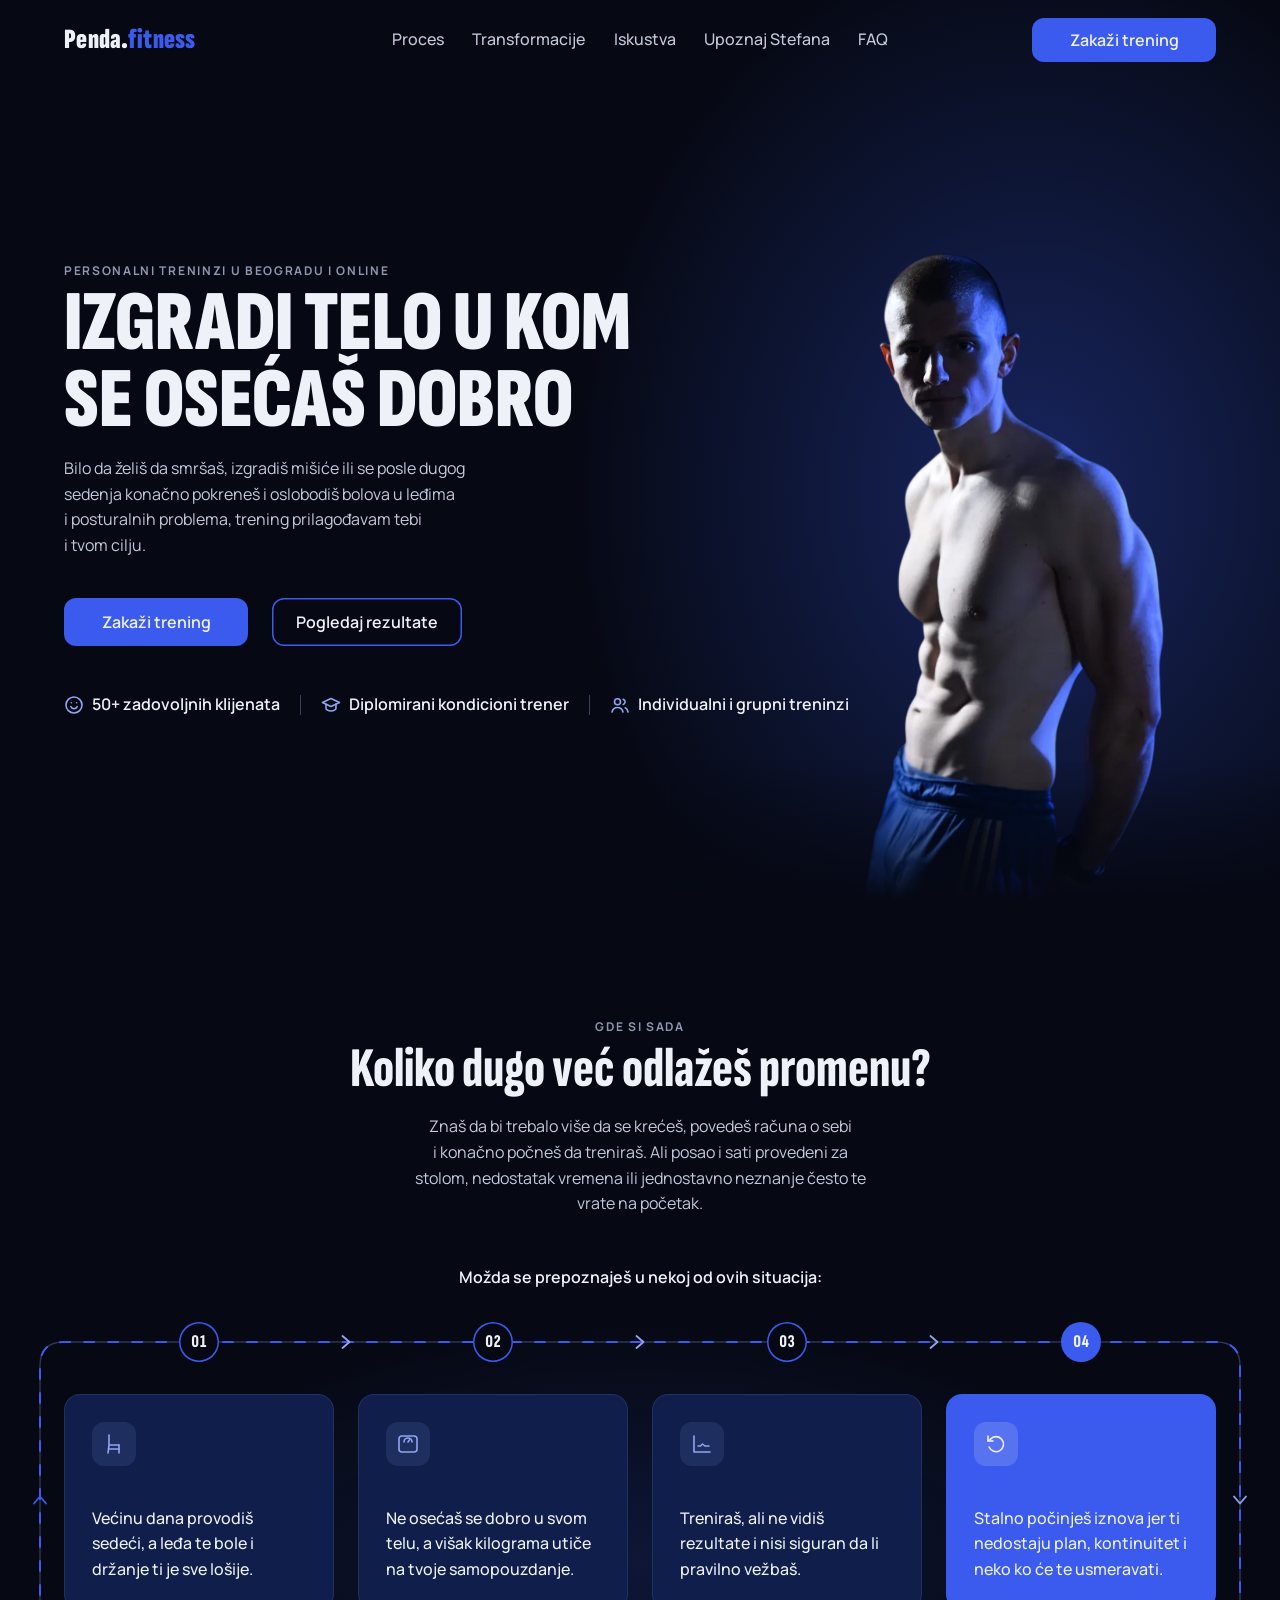
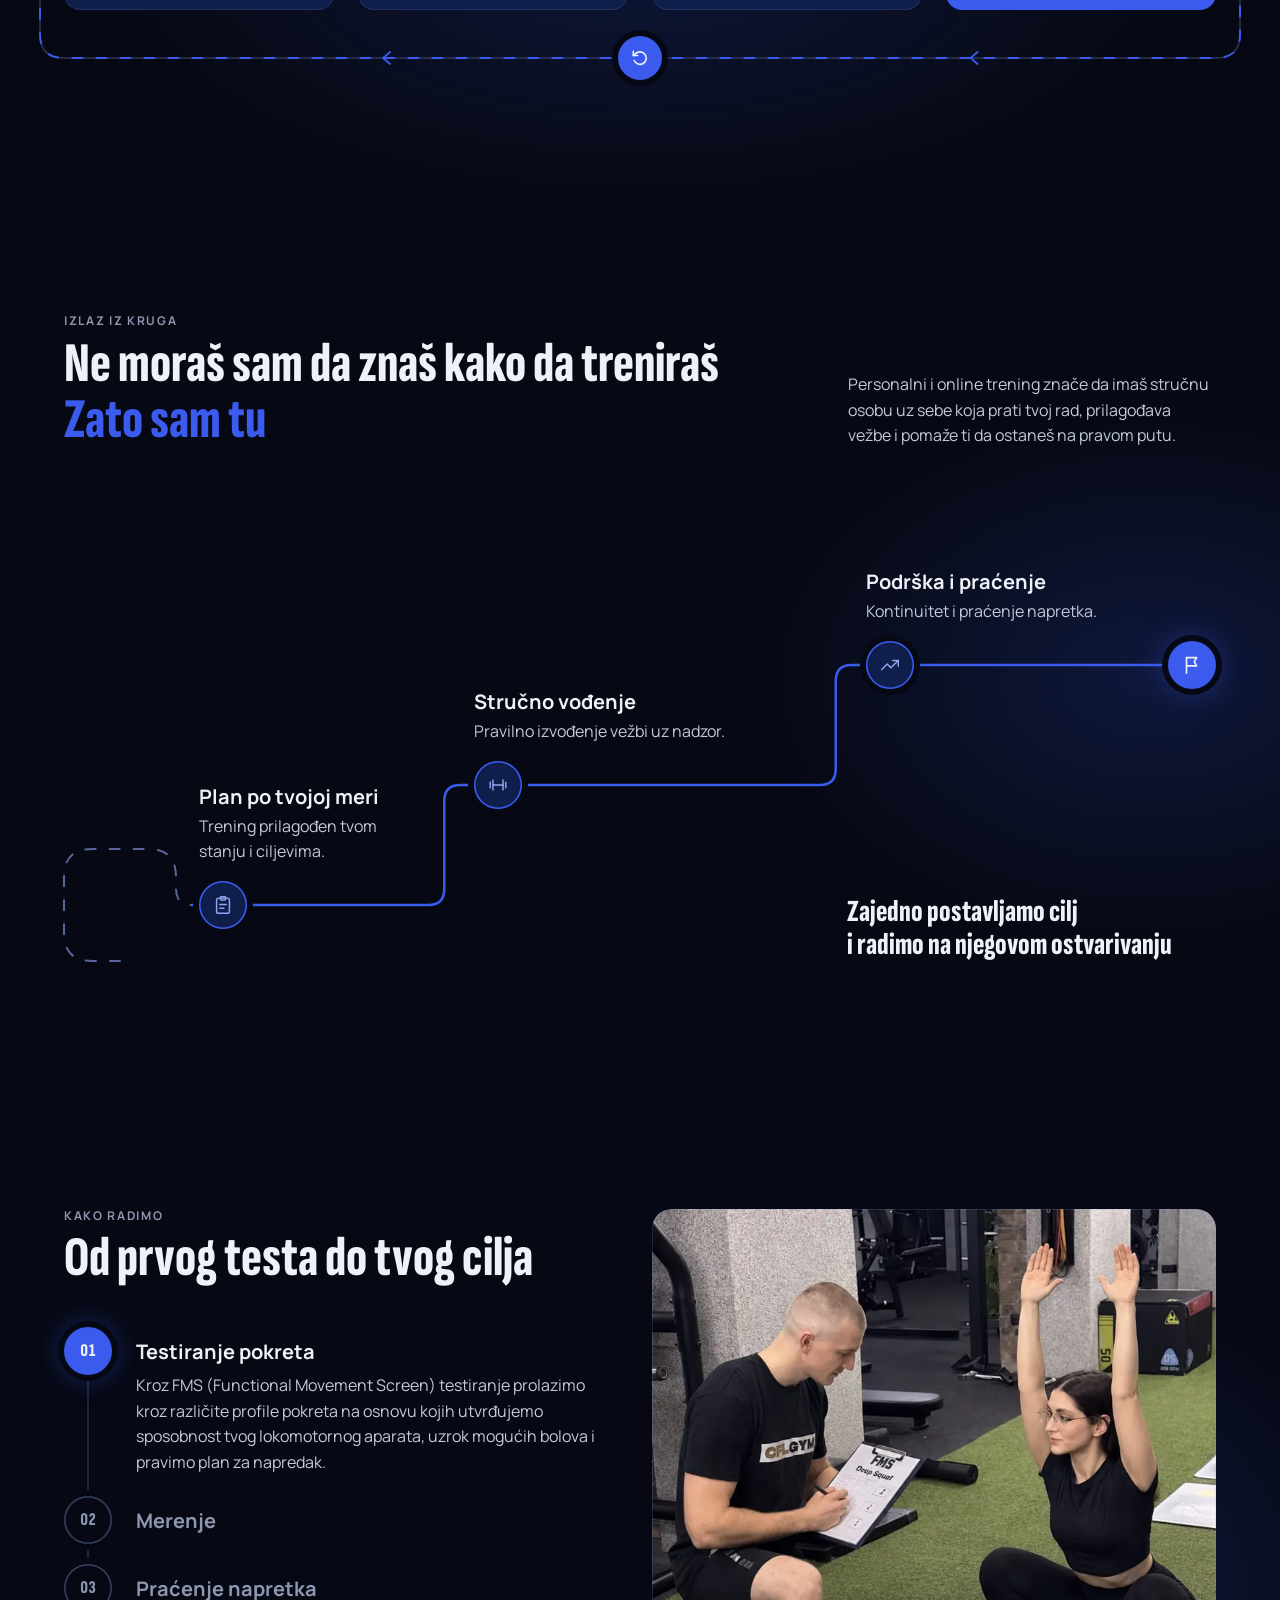
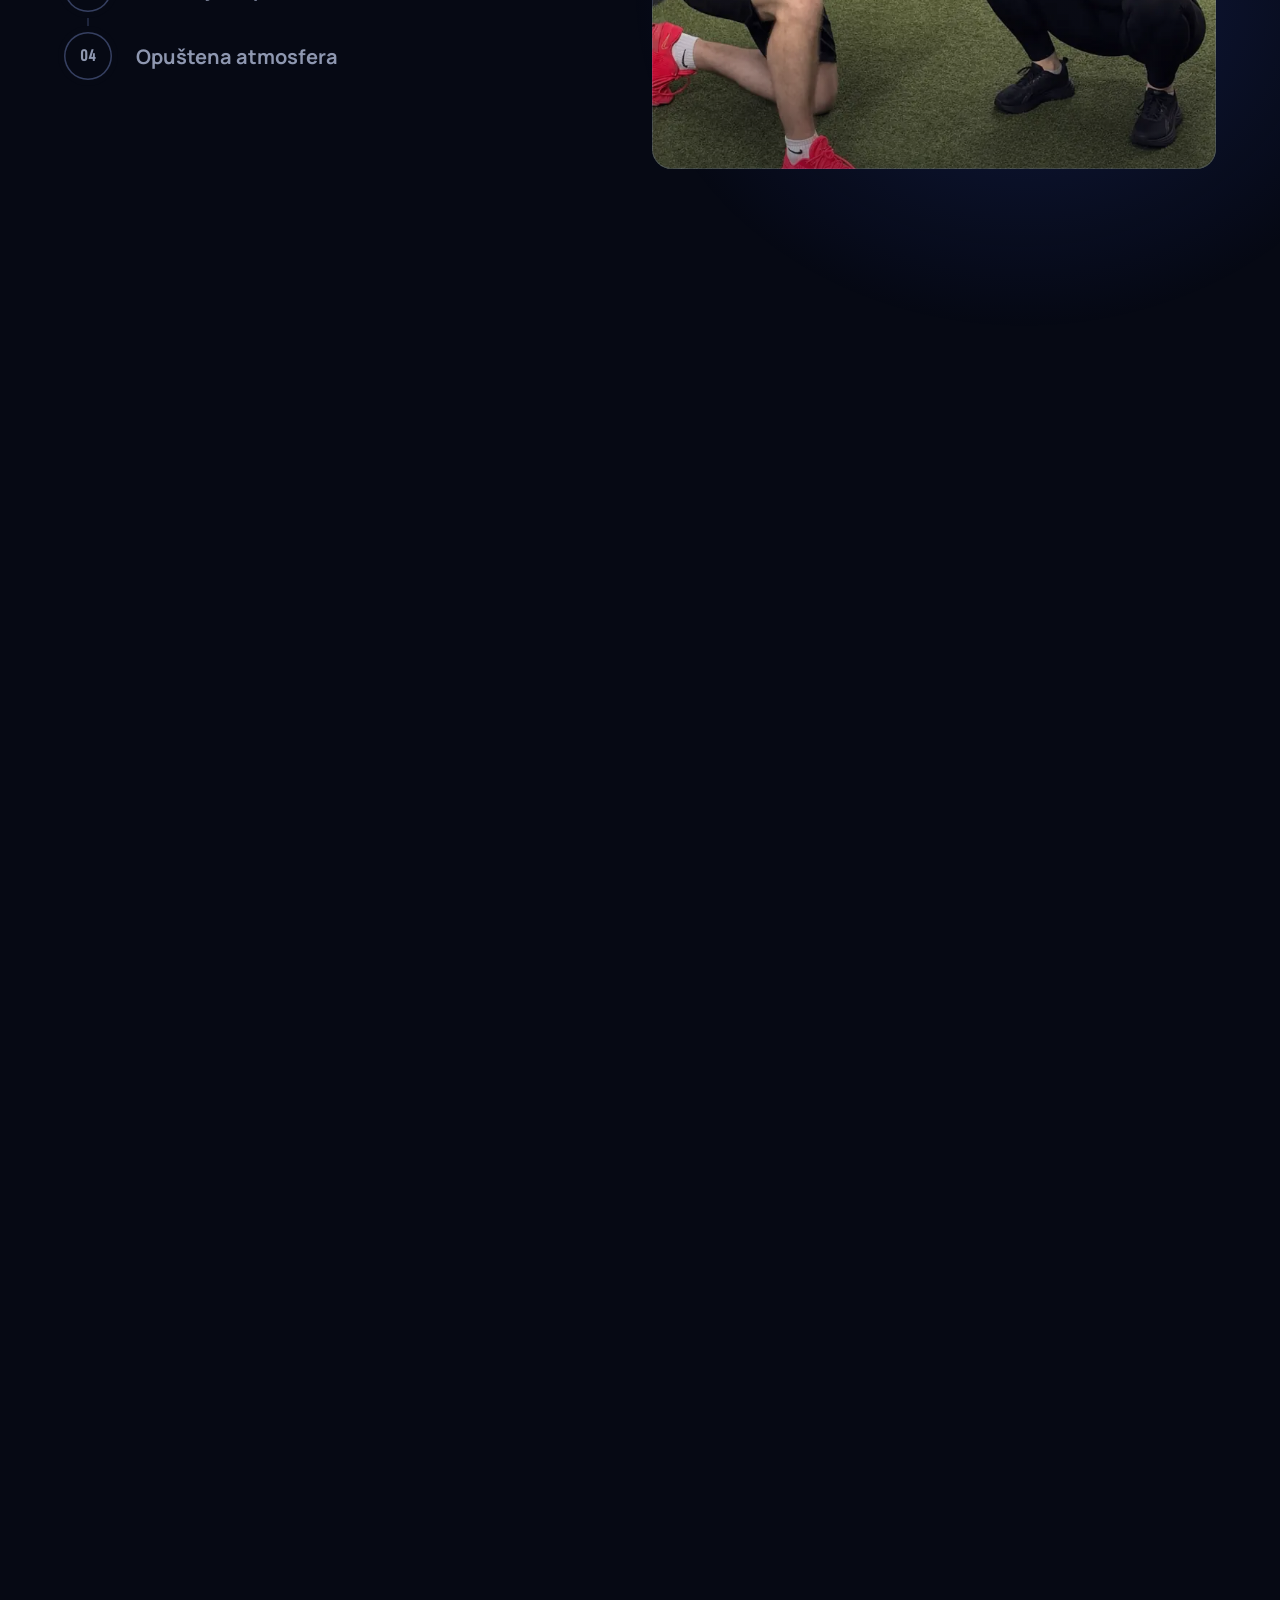
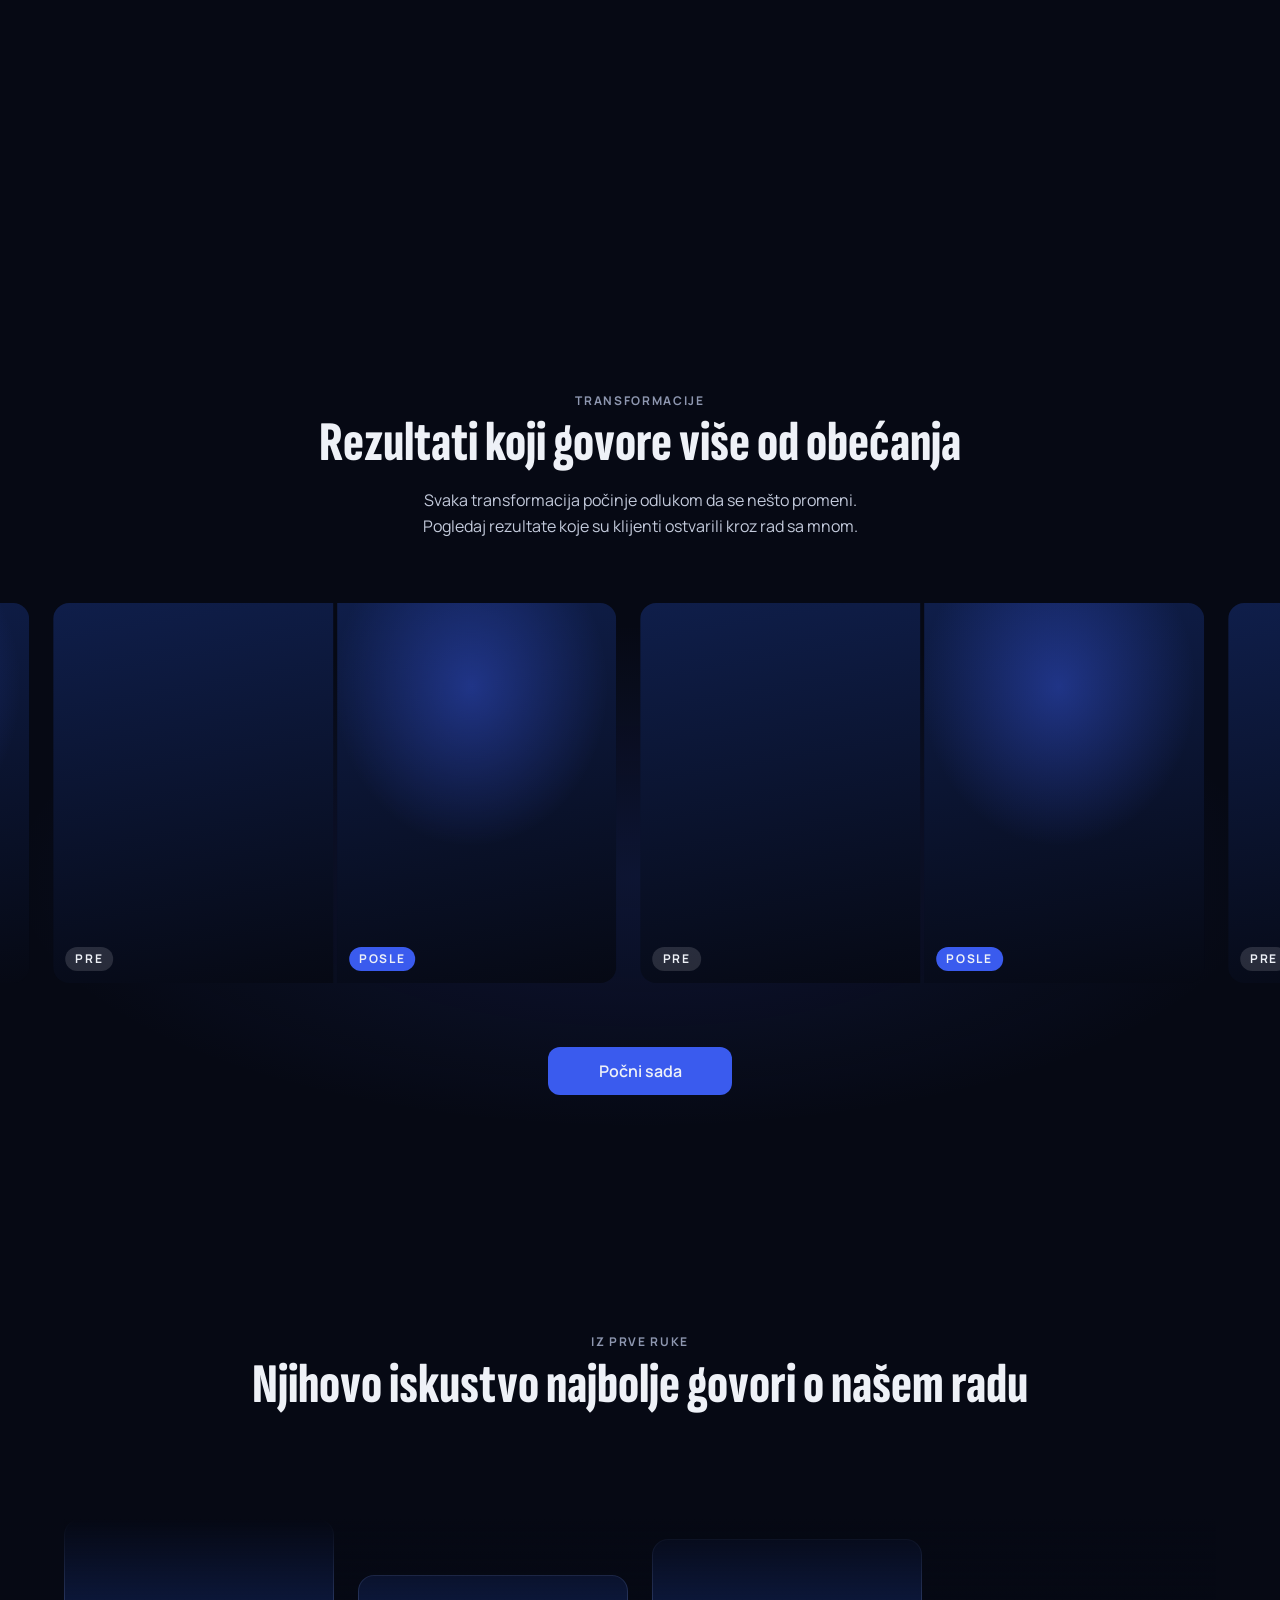
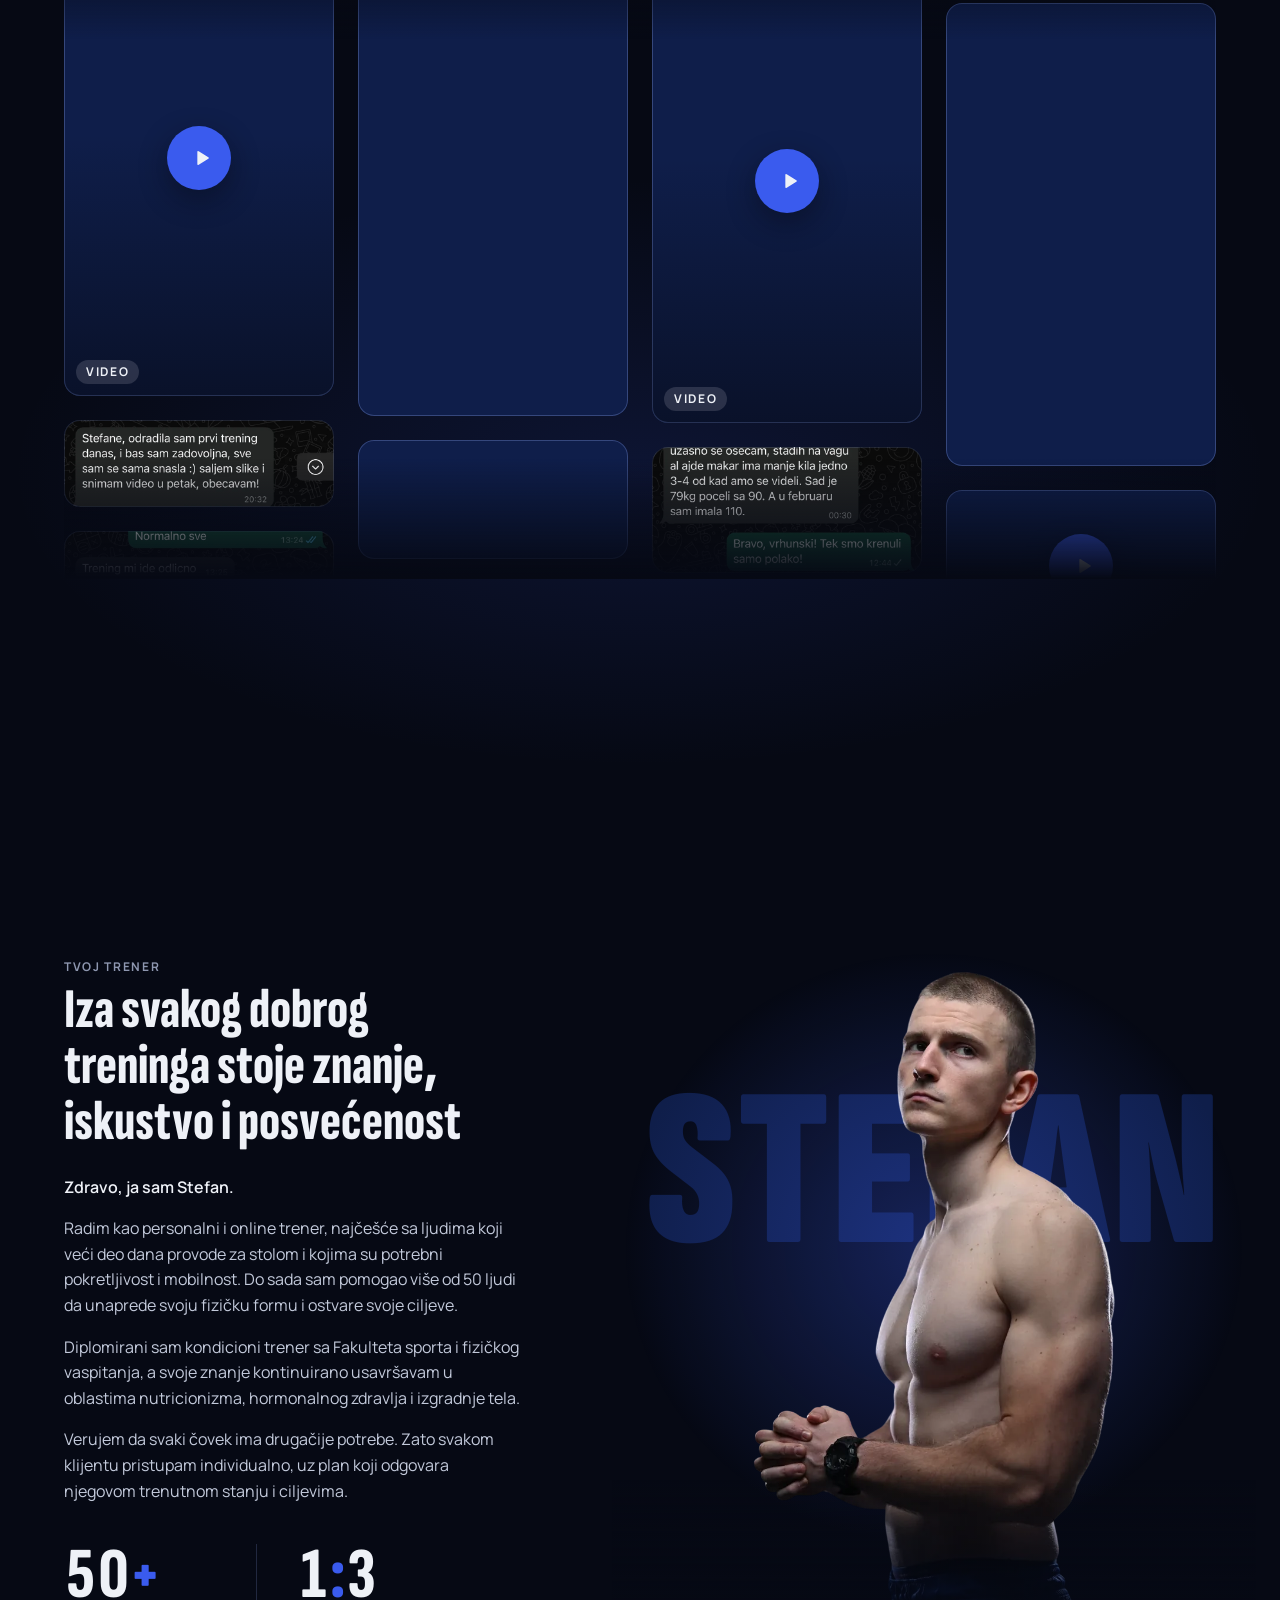
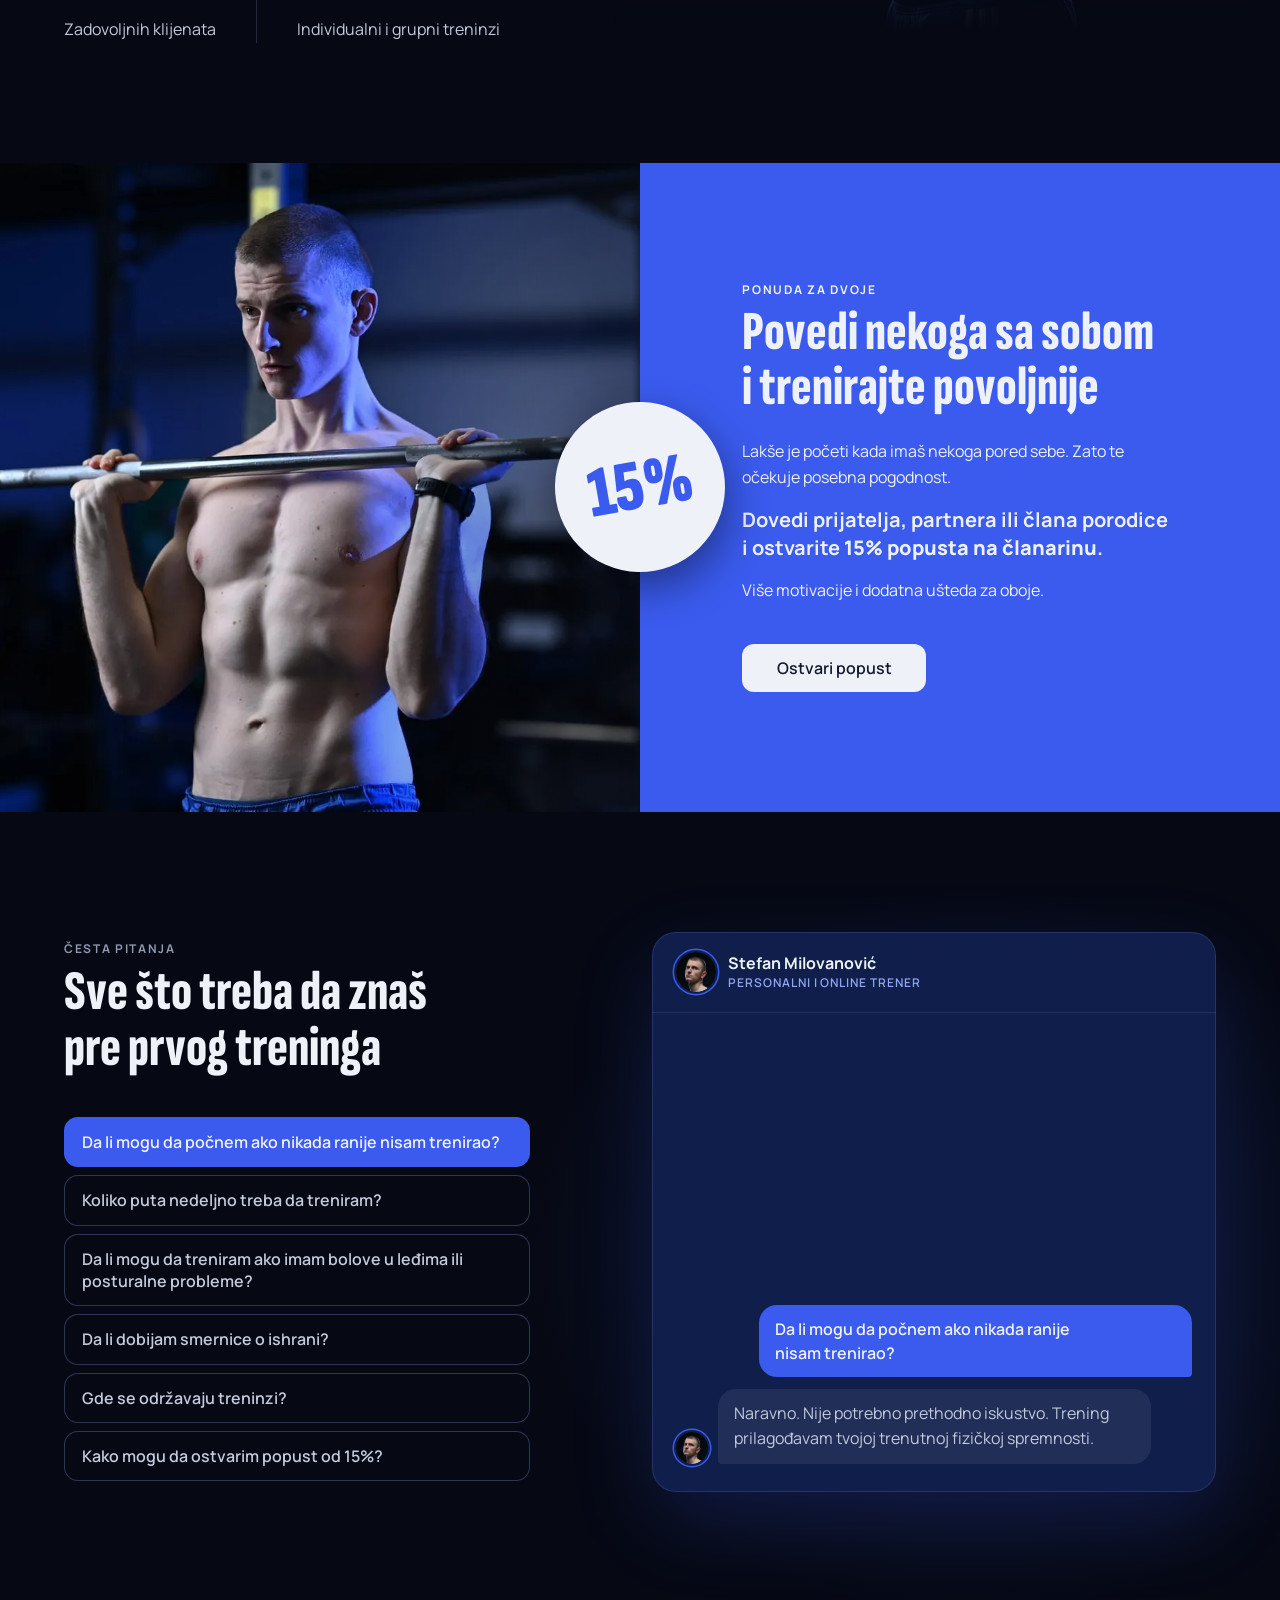
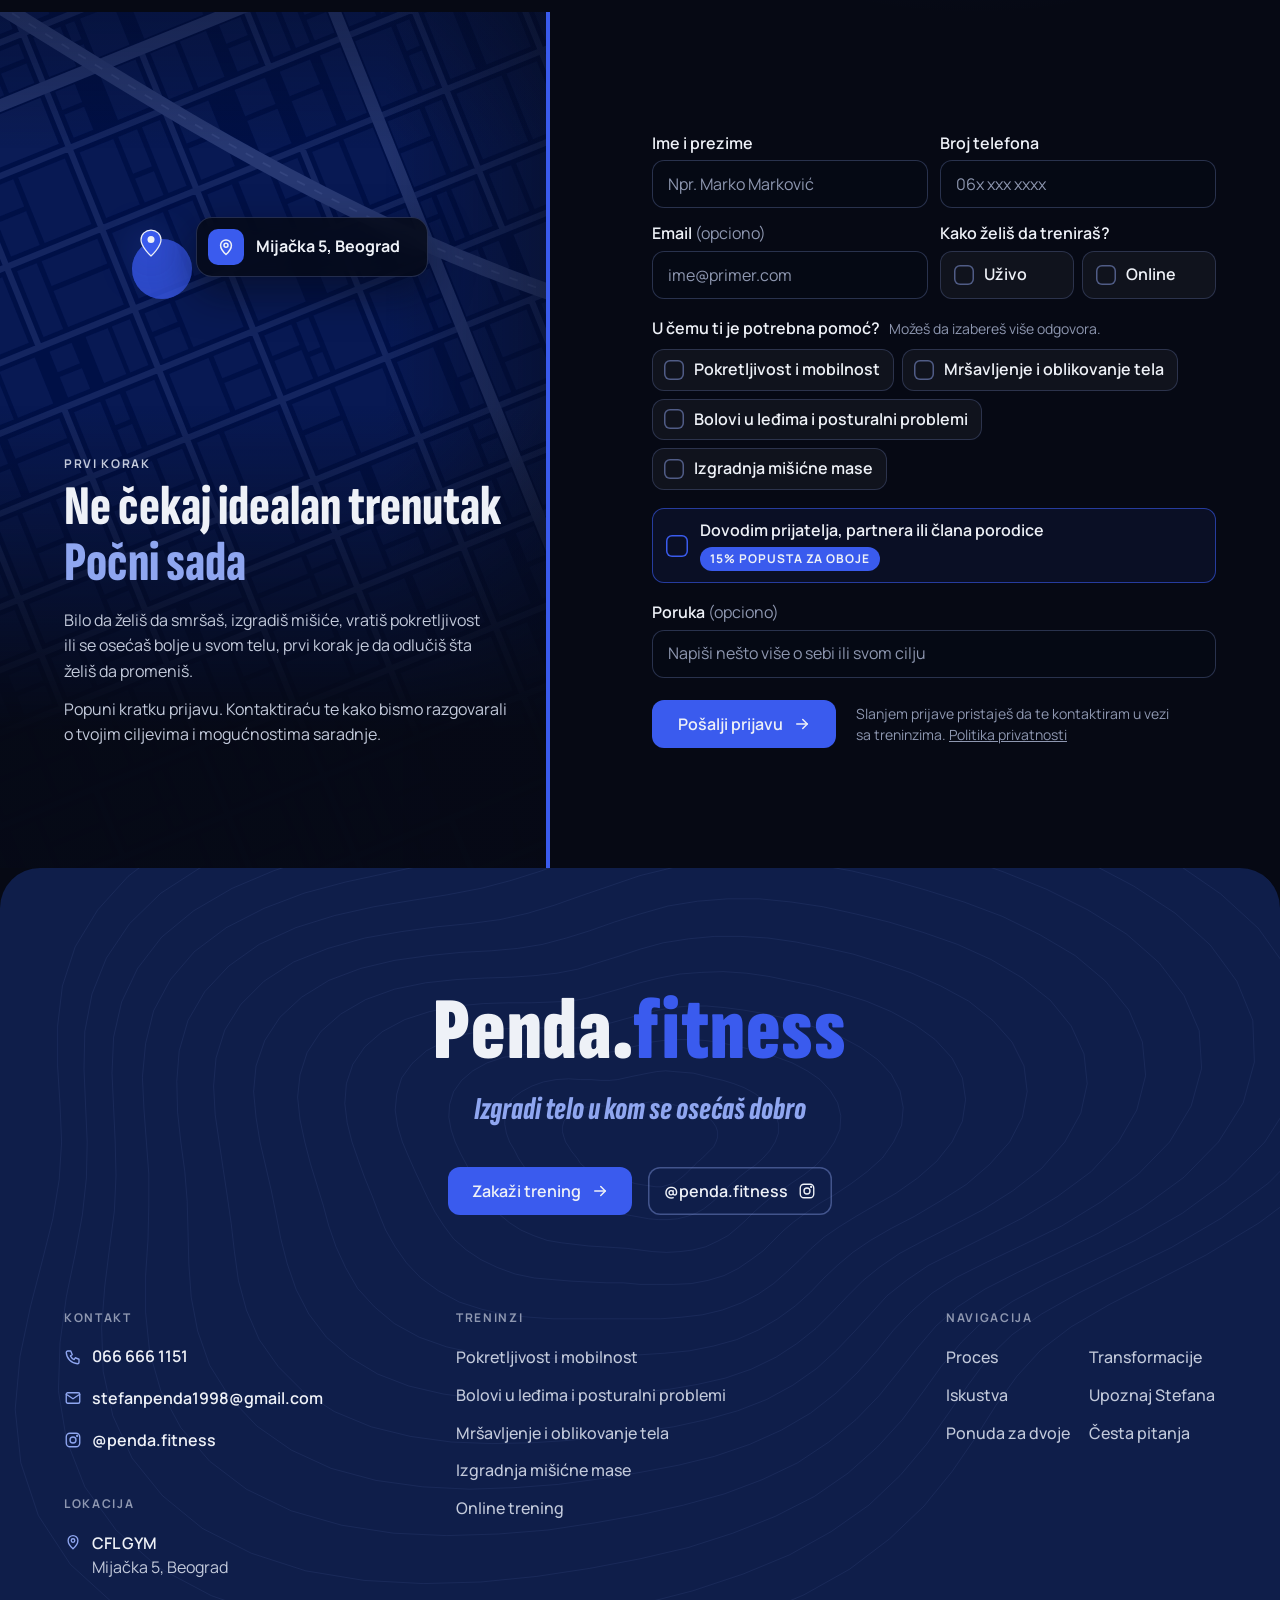
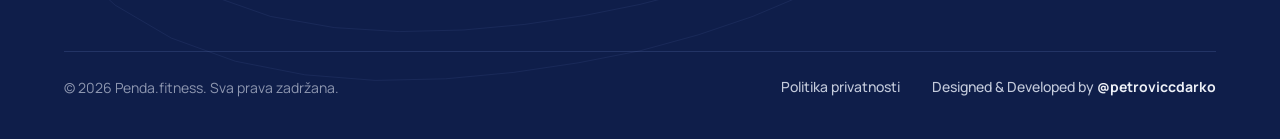
<file: index.html>
<!doctype html>
<html lang="sr-Latn">
<head>
<meta charset="utf-8">
<meta name="viewport" content="width=device-width, initial-scale=1, viewport-fit=cover">
<title>Personalni trener Beograd | Penda.fitness, uživo i online</title>
<meta name="description" content="Personalni trener u Beogradu, Mijačka 5 (Vračar). Treninzi uživo i online za ljude koji puno sede: leđa, držanje, mobilnost, mršavljenje. Zakaži trening.">
<link rel="canonical" href="https://www.pendafitness.com/">
<meta name="theme-color" content="#060914">
<meta name="robots" content="index, follow, max-image-preview:large">
<meta property="og:type" content="website">
<meta property="og:locale" content="sr_RS">
<meta property="og:site_name" content="Penda.fitness">
<meta property="og:title" content="Personalni trener Beograd | Penda.fitness, uživo i online">
<meta property="og:description" content="Personalni trener u Beogradu, Mijačka 5 (Vračar). Treninzi uživo i online za ljude koji puno sede: leđa, držanje, mobilnost, mršavljenje. Zakaži trening.">
<meta property="og:url" content="https://www.pendafitness.com/">
<meta property="og:image" content="https://www.pendafitness.com/assets/img/og.jpg">
<meta property="og:image:width" content="1200">
<meta property="og:image:height" content="630">
<meta property="og:image:alt" content="Stefan Milovanović, personalni trener u Beogradu, Penda.fitness">
<meta name="twitter:card" content="summary_large_image">
<meta name="twitter:title" content="Personalni trener Beograd | Penda.fitness, uživo i online">
<meta name="twitter:description" content="Personalni trener u Beogradu, Mijačka 5 (Vračar). Treninzi uživo i online za ljude koji puno sede: leđa, držanje, mobilnost, mršavljenje. Zakaži trening.">
<meta name="twitter:image" content="https://www.pendafitness.com/assets/img/og.jpg">
<meta name="twitter:image:alt" content="Stefan Milovanović, personalni trener u Beogradu, Penda.fitness">
<link rel="icon" href="favicon.ico" sizes="32x32">
<link rel="icon" href="favicon.svg" type="image/svg+xml">
<link rel="apple-touch-icon" href="apple-touch-icon.png">
<link rel="preload" href="assets/img/stefan-hero.webp" as="image" type="image/webp" fetchpriority="high">
<link rel="preload" href="assets/fonts/sofia.woff2" as="font" type="font/woff2" crossorigin>
<link rel="preload" href="assets/fonts/manrope.woff2" as="font" type="font/woff2" crossorigin>
<link rel="stylesheet" href="assets/css/style.css?v=20261111">
<script type="application/ld+json">{"@context":"https://schema.org","@graph":[{"@type":"WebSite","@id":"https://www.pendafitness.com/#website","url":"https://www.pendafitness.com/","name":"Penda.fitness","inLanguage":"sr-Latn"},{"@type":"SportsActivityLocation","@id":"https://www.pendafitness.com/#biz","name":"Penda.fitness","url":"https://www.pendafitness.com/","description":"Personalni trener u Beogradu: personalni treninzi uživo u teretani CFL GYM, Mijačka 5, i online treninzi. Pokretljivost i mobilnost, bolovi u leđima i posturalni problemi, mršavljenje i oblikovanje tela, izgradnja mišićne mase.","image":["https://www.pendafitness.com/assets/img/og.jpg","https://www.pendafitness.com/assets/img/stefan-hero.webp"],"telephone":"+381 66 666 1151","email":"stefanpenda1998@gmail.com","address":{"@type":"PostalAddress","streetAddress":"Mijačka 5","addressLocality":"Beograd","addressCountry":"RS"},"hasMap":"https://www.google.com/maps/search/?api=1&query=Mija%C4%8Dka+5%2C+Beograd","areaServed":[{"@type":"Place","name":"Lekino Brdo"},{"@type":"Place","name":"Vračar"},{"@type":"City","name":"Beograd"}],"location":{"@type":"ExerciseGym","name":"CFL GYM","address":{"@type":"PostalAddress","streetAddress":"Mijačka 5","addressLocality":"Beograd","addressCountry":"RS"}},"knowsLanguage":"sr","sameAs":["https://www.instagram.com/penda.fitness/"],"founder":{"@id":"https://www.pendafitness.com/#stefan"},"employee":{"@id":"https://www.pendafitness.com/#stefan"},"hasOfferCatalog":{"@type":"OfferCatalog","name":"Treninzi","itemListElement":[{"@type":"Offer","itemOffered":{"@type":"Service","name":"Personalni trening uživo"}},{"@type":"Offer","itemOffered":{"@type":"Service","name":"Online trening"}},{"@type":"Offer","itemOffered":{"@type":"Service","name":"Grupni trening (do 3 osobe)"}},{"@type":"Offer","itemOffered":{"@type":"Service","name":"Pokretljivost i mobilnost"}},{"@type":"Offer","itemOffered":{"@type":"Service","name":"Bolovi u leđima i posturalni problemi"}},{"@type":"Offer","itemOffered":{"@type":"Service","name":"Mršavljenje i oblikovanje tela"}},{"@type":"Offer","itemOffered":{"@type":"Service","name":"Izgradnja mišićne mase"}}]}},{"@type":"Person","@id":"https://www.pendafitness.com/#stefan","name":"Stefan Milovanović","jobTitle":"Diplomirani kondicioni trener","image":"https://www.pendafitness.com/assets/img/stefan-portret.webp","worksFor":{"@id":"https://www.pendafitness.com/#biz"},"sameAs":["https://www.instagram.com/penda.fitness/"],"alumniOf":{"@type":"CollegeOrUniversity","name":"Fakultet sporta i fizičkog vaspitanja"}},{"@type":"FAQPage","@id":"https://www.pendafitness.com/#faq","mainEntity":[{"@type":"Question","name":"Da li mogu da počnem ako nikada ranije nisam trenirao?","acceptedAnswer":{"@type":"Answer","text":"Naravno. Nije potrebno prethodno iskustvo. Trening prilagođavam tvojoj trenutnoj fizičkoj spremnosti."}},{"@type":"Question","name":"Koliko puta nedeljno treba da treniram?","acceptedAnswer":{"@type":"Answer","text":"To zavisi od tvog cilja, mogućnosti i rasporeda. Zajedno ćemo odrediti učestalost koja ti odgovara."}},{"@type":"Question","name":"Da li mogu da treniram ako imam bolove u leđima ili posturalne probleme?","acceptedAnswer":{"@type":"Answer","text":"Da. Ljudi sa bolovima u leđima i posturalnim problemima, uključujući i one sa diskus hernijom, deo su mog svakodnevnog rada. Pre prvog treninga procenjujem tvoje stanje, a vežbe biram tako da rasterete i postepeno ojačaju leđa, uz poštovanje preporuka tvog lekara."}},{"@type":"Question","name":"Da li dobijam smernice o ishrani?","acceptedAnswer":{"@type":"Answer","text":"Da. Mogu da ti pružim smernice iz oblasti nutricionizma koje podržavaju tvoje ciljeve."}},{"@type":"Question","name":"Gde se održavaju treninzi?","acceptedAnswer":{"@type":"Answer","text":"Personalni treninzi se održavaju uživo u teretani CFL GYM na adresi Mijačka 5, Beograd. Online trening radiš gde god ti odgovara, uz moj plan i praćenje."}},{"@type":"Question","name":"Kako mogu da ostvarim popust od 15%?","acceptedAnswer":{"@type":"Answer","text":"Povedi prijatelja, partnera ili člana porodice i oboje ostvarujete 15% popusta na članarinu, prema uslovima ponude."}}]}]}</script>
</head>
<body class="no-js">
<script>document.body.classList.replace("no-js","js")</script>
<a class="skip" href="#sadrzaj">Preskoči na sadržaj</a>
<header class="hdr" id="hdr">
  <div class="wrap hdr__in">
    <a class="logo" href="#top" aria-label="Penda.fitness, početak stranice">Penda.<span>fitness</span></a>
    <nav class="hdr__nav" aria-label="Glavni meni"><a href="#proces">Proces</a><a href="#transformacije">Transformacije</a><a href="#iskustva">Iskustva</a><a href="#stefan">Upoznaj Stefana</a><a href="#faq">FAQ</a></nav>
    <a class="btn btn--primary hdr__cta" href="#prijava">Zakaži trening</a>
    <button class="burger" type="button" aria-label="Otvori meni" aria-expanded="false" aria-controls="meni"><svg class="bars" width="24" height="24" viewBox="0 0 24 24" fill="none" stroke="currentColor" stroke-width="1.8" stroke-linecap="round" stroke-linejoin="round" aria-hidden="true"><path d="M4 7h16"/><path d="M4 12h16"/><path d="M4 17h16"/></svg><svg class="x" width="24" height="24" viewBox="0 0 24 24" fill="none" stroke="currentColor" stroke-width="1.8" stroke-linecap="round" stroke-linejoin="round" aria-hidden="true"><path d="M6 6l12 12"/><path d="M18 6L6 18"/></svg></button>
  </div>
</header>
<div class="menu" id="meni" aria-label="Meni">
  <nav class="menu__nav" aria-label="Meni za telefon"><a href="#proces">Proces</a><a href="#transformacije">Transformacije</a><a href="#iskustva">Iskustva</a><a href="#stefan">Upoznaj Stefana</a><a href="#faq">FAQ</a></nav>
  <div class="menu__foot">
    <a class="btn btn--primary btn--block" href="#prijava">Zakaži trening</a>
    <div class="menu__contact">
      <a href="tel:+381666661151"><svg width="18" height="18" viewBox="0 0 24 24" fill="none" stroke="currentColor" stroke-width="1.8" stroke-linecap="round" stroke-linejoin="round" aria-hidden="true"><path d="M5 4h4l2 5-2.5 1.5a11 11 0 0 0 5 5L15 13l5 2v4a2 2 0 0 1-2 2A16 16 0 0 1 3 6a2 2 0 0 1 2-2"/></svg>066 666 1151</a>
      <a href="https://www.instagram.com/penda.fitness/" target="_blank" rel="noopener"><svg width="18" height="18" viewBox="0 0 24 24" fill="none" stroke="currentColor" stroke-width="1.8" stroke-linecap="round" stroke-linejoin="round" aria-hidden="true"><rect x="3" y="3" width="18" height="18" rx="5"/><circle cx="12" cy="12" r="4"/><circle cx="17.5" cy="6.5" r="0.6" fill="currentColor"/></svg>@penda.fitness</a>
    </div>
  </div>
</div>
<main id="sadrzaj">
<section class="hero" id="top">
  <div class="hero__glow" aria-hidden="true"></div>
  <div class="wrap hero__grid">
    <div class="hero__copy">
      <h1><span class="eyebrow">Personalni treninzi u Beogradu i online</span> Izgradi telo u kom<br>se osećaš dobro</h1>
      <p class="hero__p">Bilo da želiš da smršaš, izgradiš mišiće ili se posle dugog sedenja konačno pokreneš i oslobodiš bolova u leđima i posturalnih problema, trening prilagođavam tebi i tvom&nbsp;cilju.</p>
      <div class="hero__actions">
        <a class="btn btn--primary hero__cta--wa" href="https://wa.me/381666661151" target="_blank" rel="noopener"><svg width="18" height="18" viewBox="0 0 24 24" fill="none" stroke="currentColor" stroke-width="1.8" stroke-linecap="round" stroke-linejoin="round" aria-hidden="true"><path d="M20.5 12a8.5 8.5 0 0 1-12.6 7.4L3.5 20.5l1.1-4.2A8.5 8.5 0 1 1 20.5 12z"/><path d="M9.3 8.3c.3-.4.7-.5 1-.4l.8.3.6 1.6-.7.8a6 6 0 0 0 2.6 2.6l.8-.7 1.6.6.3.8c.1.4 0 .8-.4 1-.7.3-1.5.4-2.3.1a8 8 0 0 1-4.5-4.5c-.3-.8-.2-1.6.2-2.2z"/></svg>Zakaži trening<span class="sr-only"> (otvara WhatsApp)</span></a>
        <a class="btn btn--primary hero__cta--form" href="#prijava">Zakaži trening</a>
        <a class="btn btn--outline" href="#transformacije">Pogledaj rezultate</a>
      </div>
      <ul class="proof"><li><svg width="20" height="20" viewBox="0 0 20 20" fill="none" stroke="currentColor" stroke-width="1.6" stroke-linecap="round" stroke-linejoin="round" aria-hidden="true"><circle cx="10" cy="10" r="8"/><path d="M6.8 11.6c.8 1.4 1.9 2.1 3.2 2.1s2.4-.7 3.2-2.1"/><path d="M7.4 7.8h.01"/><path d="M12.6 7.8h.01"/></svg><span>50+ zadovoljnih klijenata</span></li><li class="sep" aria-hidden="true"></li><li><svg width="20" height="20" viewBox="0 0 20 20" fill="none" stroke="currentColor" stroke-width="1.6" stroke-linecap="round" stroke-linejoin="round" aria-hidden="true"><path d="M1.5 7.5L10 3.5l8.5 4L10 11.5z"/><path d="M5 9.3v3.9c0 1.4 2.2 2.8 5 2.8s5-1.4 5-2.8V9.3"/></svg><span>Diplomirani kondicioni trener</span></li><li class="sep" aria-hidden="true"></li><li><svg width="20" height="20" viewBox="0 0 20 20" fill="none" stroke="currentColor" stroke-width="1.6" stroke-linecap="round" stroke-linejoin="round" aria-hidden="true"><circle cx="7.5" cy="6.8" r="3"/><path d="M2 17c.8-2.9 2.8-4.5 5.5-4.5s4.7 1.6 5.5 4.5"/><path d="M13.2 4.2a2.8 2.8 0 0 1 0 5.3"/><path d="M15.2 12.8c1.4.6 2.4 1.9 2.8 4.2"/></svg><span>Individualni i grupni treninzi</span></li></ul>
    </div>
    <div class="hero__media">
      <img src="assets/img/stefan-hero.webp" width="800" height="1201" alt="Stefan Milovanović, diplomirani kondicioni trener i personalni trener u Beogradu" fetchpriority="high" decoding="async">
    </div>
  </div>
</section>
<section class="sec problem" aria-labelledby="problem-h">
  <div class="wrap">
    <div class="head">
      <span class="eyebrow">Gde si sada</span>
      <h2 class="h2" id="problem-h">Koliko dugo već <br class="br-m">odlažeš promenu?</h2>
    </div>
    <p class="lead">Znaš da bi trebalo više da se krećeš, povedeš računa o sebi i konačno počneš da treniraš. Ali posao i sati provedeni za stolom, nedostatak vremena ili jednostavno neznanje često te vrate na&nbsp;početak.</p>
    <p class="problem__ask">Možda se prepoznaješ u nekoj od ovih situacija:</p>
    <div class="loop" data-loop>
      <svg class="loop__svg" aria-hidden="true"></svg>
      <ol class="loop__list"><li class="loop__item"><span class="loop__num" aria-hidden="true">01</span><div class="loop__card"><span class="loop__ic"><svg width="24" height="24" viewBox="0 0 24 24" fill="none" stroke="currentColor" stroke-width="1.6" stroke-linecap="round" stroke-linejoin="round" aria-hidden="true"><path d="M7 3v9a1 1 0 0 0 1 1h9"/><path d="M7 13l-1 8"/><path d="M17 13v8"/><path d="M6.6 17h10.4"/></svg></span><span>Većinu dana provodiš sedeći, a leđa te bole i držanje ti je sve&nbsp;lošije.</span></div></li><li class="loop__item"><span class="loop__num" aria-hidden="true">02</span><div class="loop__card"><span class="loop__ic"><svg width="24" height="24" viewBox="0 0 24 24" fill="none" stroke="currentColor" stroke-width="1.6" stroke-linecap="round" stroke-linejoin="round" aria-hidden="true"><rect x="3" y="4" width="18" height="16" rx="3"/><path d="M8 10a4 4 0 0 1 8 0"/><path d="M12 10l1.6-2.2"/></svg></span><span>Ne osećaš se dobro u svom telu, a višak kilograma utiče na tvoje&nbsp;samopouzdanje.</span></div></li><li class="loop__item"><span class="loop__num" aria-hidden="true">03</span><div class="loop__card"><span class="loop__ic"><svg width="24" height="24" viewBox="0 0 24 24" fill="none" stroke="currentColor" stroke-width="1.6" stroke-linecap="round" stroke-linejoin="round" aria-hidden="true"><path d="M4 4v16h16"/><path d="M8 14h2.5l2-2 2.5 2H19"/></svg></span><span>Treniraš, ali ne vidiš rezultate i&nbsp;nisi siguran da&nbsp;li pravilno&nbsp;vežbaš.</span></div></li><li class="loop__item loop__item--hot"><span class="loop__num" aria-hidden="true">04</span><div class="loop__card"><span class="loop__ic"><svg width="24" height="24" viewBox="0 0 24 24" fill="none" stroke="currentColor" stroke-width="1.6" stroke-linecap="round" stroke-linejoin="round" aria-hidden="true"><path d="M4 4v5h5"/><path d="M5.1 15a7.5 7.5 0 1 0 1.4-7.9L4 9"/></svg></span><span>Stalno počinješ iznova jer ti nedostaju plan, kontinuitet i neko ko će te&nbsp;usmeravati.</span></div></li></ol>
      <span class="loop__again" aria-hidden="true"><svg width="20" height="20" viewBox="0 0 24 24" fill="none" stroke="currentColor" stroke-width="2" stroke-linecap="round" stroke-linejoin="round" aria-hidden="true"><path d="M4 4v5h5"/><path d="M5.1 15a7.5 7.5 0 1 0 1.4-7.9L4 9"/></svg></span>
    </div>
  </div>
</section>
<section class="sec resenje" aria-labelledby="resenje-h">
  <div class="wrap">
    <div class="resenje__top">
      <div class="head">
        <span class="eyebrow">Izlaz iz kruga</span>
        <h2 class="h2" id="resenje-h">Ne moraš sam da znaš kako da treniraš<br><span class="blue">Zato sam tu</span></h2>
      </div>
      <p>Personalni i online trening znače da imaš stručnu osobu uz sebe koja prati tvoj rad, prilagođava vežbe i pomaže ti da ostaneš na pravom&nbsp;putu.</p>
    </div>
    <div class="rs">
      <p class="statement">Zajedno postavljamo cilj <br class="br-d">i radimo na njegovom&nbsp;ostvarivanju</p>
      <div class="mini"><svg viewBox="-8 0 360 160" role="presentation" aria-hidden="true"><defs><radialGradient id="mg"><stop offset="0" stop-color="#3A5BEE" stop-opacity=".55"/><stop offset="1" stop-color="#3A5BEE" stop-opacity="0"/></radialGradient></defs><path class="flow" d="M28 142 H16 Q0 142 0 126 V102 Q0 86 16 86 H40 Q56 86 56 102 V106 Q56 114 64 114" stroke="#8FA6F0" stroke-opacity=".6" stroke-width="2" stroke-dasharray="6 8" stroke-linecap="round" fill="none"/><path d="M64 114 H124 Q132 114 132 106 V82 Q132 74 140 74 H212 Q220 74 220 66 V42 Q220 34 228 34 H300" stroke="#3A5BEE" stroke-width="2.5" stroke-linecap="round" stroke-linejoin="round" fill="none"/><circle cx="94" cy="114" r="18" fill="#060914"/><circle cx="94" cy="114" r="13.25" fill="#0F1E4A" stroke="#3A5BEE" stroke-width="1.5"/><g transform="translate(87.0 107.0) scale(0.5833333333333334)" fill="none" stroke="#8FA6F0" stroke-width="3.09" stroke-linecap="round" stroke-linejoin="round"><rect x="5" y="4.5" width="14" height="16.5" rx="2"/><rect x="9" y="3" width="6" height="3.5" rx="1"/><path d="M8.5 11.5h7"/><path d="M8.5 15.5h4.5"/></g><circle cx="176" cy="74" r="18" fill="#060914"/><circle cx="176" cy="74" r="13.25" fill="#0F1E4A" stroke="#3A5BEE" stroke-width="1.5"/><g transform="translate(169.0 67.0) scale(0.5833333333333334)" fill="none" stroke="#8FA6F0" stroke-width="3.09" stroke-linecap="round" stroke-linejoin="round"><path d="M6.5 6.5v11"/><path d="M17.5 6.5v11"/><path d="M3.5 9v6"/><path d="M20.5 9v6"/><path d="M6.5 12h11"/></g><circle cx="264" cy="34" r="18" fill="#060914"/><circle cx="264" cy="34" r="13.25" fill="#0F1E4A" stroke="#3A5BEE" stroke-width="1.5"/><g transform="translate(257.0 27.0) scale(0.5833333333333334)" fill="none" stroke="#8FA6F0" stroke-width="3.09" stroke-linecap="round" stroke-linejoin="round"><path d="M3 17l6-6 4 4 8-8"/><path d="M15 7h6v6"/></g><circle cx="320" cy="34" r="34" fill="url(#mg)"/><circle cx="320" cy="34" r="24" fill="#060914"/><circle cx="320" cy="34" r="20" fill="#3A5BEE"/><g transform="translate(311.0 25.0) scale(0.75)" fill="none" stroke="#EEF1F7" stroke-width="2.40" stroke-linecap="round" stroke-linejoin="round"><path d="M6 21V4"/><path d="M6 4h11l-2.5 4.5L17 13H6"/></g></svg></div>
      <ol class="rsteps"><li class="rstep rstep--1"><span class="rstep__ic"><svg width="22" height="22" viewBox="0 0 24 24" fill="none" stroke="currentColor" stroke-width="1.6" stroke-linecap="round" stroke-linejoin="round" aria-hidden="true"><rect x="5" y="4.5" width="14" height="16.5" rx="2"/><rect x="9" y="3" width="6" height="3.5" rx="1"/><path d="M8.5 11.5h7"/><path d="M8.5 15.5h4.5"/></svg></span><div><h3>Plan po tvojoj meri</h3><p>Trening prilagođen tvom stanju i&nbsp;ciljevima.</p></div></li><li class="rstep rstep--2"><span class="rstep__ic"><svg width="22" height="22" viewBox="0 0 24 24" fill="none" stroke="currentColor" stroke-width="1.6" stroke-linecap="round" stroke-linejoin="round" aria-hidden="true"><path d="M6.5 6.5v11"/><path d="M17.5 6.5v11"/><path d="M3.5 9v6"/><path d="M20.5 9v6"/><path d="M6.5 12h11"/></svg></span><div><h3>Stručno vođenje</h3><p>Pravilno izvođenje vežbi uz&nbsp;nadzor.</p></div></li><li class="rstep rstep--3"><span class="rstep__ic"><svg width="22" height="22" viewBox="0 0 24 24" fill="none" stroke="currentColor" stroke-width="1.6" stroke-linecap="round" stroke-linejoin="round" aria-hidden="true"><path d="M3 17l6-6 4 4 8-8"/><path d="M15 7h6v6"/></svg></span><div><h3>Podrška i praćenje</h3><p>Kontinuitet i praćenje&nbsp;napretka.</p></div></li></ol>
      <div class="path" aria-hidden="true"><svg class="path__svg"></svg><span class="path__node path__node--end"><svg width="22" height="22" viewBox="0 0 24 24" fill="none" stroke="currentColor" stroke-width="1.8" stroke-linecap="round" stroke-linejoin="round" aria-hidden="true"><path d="M6 21V4"/><path d="M6 4h11l-2.5 4.5L17 13H6"/></svg></span></div>
    </div>
  </div>
</section>
<section class="proces" id="proces" aria-labelledby="proces-h">
  <div class="proces__track" data-proces>
    <div class="proces__stage">
      <div class="wrap proces__grid">
        <div class="proces__copy">
          <div class="head">
            <span class="eyebrow">Kako radimo</span>
            <h2 class="h2" id="proces-h">Od prvog testa do tvog&nbsp;cilja</h2>
          </div>
          <ol class="proces__list">
            <li class="proces__item is-on">
              <div class="proces__img"><img src="assets/img/proces-testiranje.webp" width="780" height="1040" alt="Stefan Milovanović vodi klijentkinju kroz FMS test dubokog čučnja u teretani CFL GYM u Beogradu" loading="lazy" decoding="async" style="object-position:50% 70%"></div>
              <span class="proces__n" aria-hidden="true">01</span>
              <div><h3>Testiranje&nbsp;pokreta</h3><div class="proces__more"><p>Kroz FMS (Functional Movement Screen) testiranje prolazimo kroz različite profile pokreta na osnovu kojih utvrđujemo sposobnost tvog lokomotornog aparata, uzrok mogućih bolova i pravimo plan za&nbsp;napredak.</p></div></div>
            </li>
            <li class="proces__item">
              <div class="proces__img"><img src="assets/img/proces-merenje.webp" width="780" height="1040" alt="Stefan Milovanović meri obim struka klijenta u teretani CFL GYM u Beogradu" loading="lazy" decoding="async" style="object-position:50% 18%"></div>
              <span class="proces__n" aria-hidden="true">02</span>
              <div><h3>Merenje</h3><div class="proces__more"><p>Uzimamo meru svih relevantnih delova tela (butine, struk, grudi,&nbsp;ruke).</p></div></div>
            </li>
            <li class="proces__item">
              <div class="proces__img"><img src="assets/img/proces-napredak.webp" width="780" height="1040" alt="Stefan Milovanović sa klijentkinjom beleži napredak u svesku u teretani CFL GYM u Beogradu" loading="lazy" decoding="async" style="object-position:44% 62%"></div>
              <span class="proces__n" aria-hidden="true">03</span>
              <div><h3>Praćenje&nbsp;napretka</h3><div class="proces__more"><p>Vršimo redovan monitoring procesa, pratimo jasno napredak kroz napredak na treningu, redovno slikanje i&nbsp;merenje.</p></div></div>
            </li>
            <li class="proces__item">
              <div class="proces__img"><img src="assets/img/proces-atmosfera.webp" width="900" height="660" alt="Stefan Milovanović i klijentkinja nasmejani posle treninga" loading="lazy" decoding="async" style="object-position:22% 50%"></div>
              <span class="proces__n" aria-hidden="true">04</span>
              <div><h3>Opuštena&nbsp;atmosfera</h3><div class="proces__more"><p>Uz dobru i opuštenu atmosferu trening nije muka, poenta je da zavoliš proces koji te vodi do&nbsp;cilja!</p></div></div>
            </li>
          </ol>
          <div class="proces__dots" aria-hidden="true"><span class="on"></span><span></span><span></span><span></span></div>
        </div>
        <div class="proces__frame" aria-hidden="true">
          <img class="proces__shot" src="assets/img/proces-testiranje.webp" width="780" height="1040" alt="" loading="lazy" decoding="async" style="object-position:50% 60%">
          <img class="proces__shot" src="assets/img/proces-merenje.webp" width="780" height="1040" alt="" loading="lazy" decoding="async" style="object-position:50% 24%">
          <img class="proces__shot" src="assets/img/proces-napredak.webp" width="780" height="1040" alt="" loading="lazy" decoding="async" style="object-position:50% 58%">
          <img class="proces__shot" src="assets/img/proces-atmosfera.webp" width="900" height="660" alt="" loading="lazy" decoding="async" style="object-position:25% 50%">
        </div>
      </div>
    </div>
  </div>
</section>
<section class="sec trans" id="transformacije" aria-labelledby="trans-h">
  <div class="wrap">
    <div class="head head--center">
      <span class="eyebrow">Transformacije</span>
      <h2 class="h2" id="trans-h">Rezultati koji govore više od obećanja</h2>
    </div>
    <p class="lead">Svaka transformacija počinje odlukom da se nešto promeni. Pogledaj rezultate koje su klijenti ostvarili kroz rad sa&nbsp;mnom.</p>
  </div>
  <div class="marquee" data-marquee role="region" aria-label="Rezultati klijenata, prevuci za pregled">
    <div class="track"><div class="pair"><div class="ph"><img src="assets/img/transformacije/t01-pre.webp" width="570" height="760" alt="Klijentkinja pre početka treninga" loading="lazy" decoding="async" draggable="false"><span class="tag">Pre</span></div><div class="ph ph--after"><img src="assets/img/transformacije/t01-posle.webp" width="570" height="760" alt="Klijentkinja posle treninga" loading="lazy" decoding="async" draggable="false"><span class="tag">Posle</span></div></div><div class="pair"><div class="ph"><img src="assets/img/transformacije/t02-pre.webp" width="570" height="760" alt="Klijentkinja pre početka treninga" loading="lazy" decoding="async" draggable="false"><span class="tag">Pre</span></div><div class="ph ph--after"><img src="assets/img/transformacije/t02-posle.webp" width="570" height="760" alt="Klijentkinja posle treninga" loading="lazy" decoding="async" draggable="false"><span class="tag">Posle</span></div></div><div class="pair"><div class="ph"><img src="assets/img/transformacije/t03-pre.webp" width="570" height="760" alt="Klijentkinja pre početka treninga" loading="lazy" decoding="async" draggable="false"><span class="tag">Pre</span></div><div class="ph ph--after"><img src="assets/img/transformacije/t03-posle.webp" width="570" height="760" alt="Klijentkinja posle treninga" loading="lazy" decoding="async" draggable="false"><span class="tag">Posle</span></div></div><div class="pair"><div class="ph"><img src="assets/img/transformacije/t04-pre.webp" width="570" height="760" alt="Klijent pre početka treninga" loading="lazy" decoding="async" draggable="false"><span class="tag">Pre</span></div><div class="ph ph--after"><img src="assets/img/transformacije/t04-posle.webp" width="570" height="760" alt="Klijent posle treninga" loading="lazy" decoding="async" draggable="false"><span class="tag">Posle</span></div></div><div class="pair"><div class="ph"><img src="assets/img/transformacije/t05-pre.webp" width="570" height="760" alt="Klijentkinja pre početka treninga" loading="lazy" decoding="async" draggable="false"><span class="tag">Pre</span></div><div class="ph ph--after"><img src="assets/img/transformacije/t05-posle.webp" width="570" height="760" alt="Klijentkinja posle treninga" loading="lazy" decoding="async" draggable="false"><span class="tag">Posle</span></div></div><div class="pair"><div class="ph"><img src="assets/img/transformacije/t06-pre.webp" width="570" height="760" alt="Klijent pre početka treninga" loading="lazy" decoding="async" draggable="false"><span class="tag">Pre</span></div><div class="ph ph--after"><img src="assets/img/transformacije/t06-posle.webp" width="570" height="760" alt="Klijent posle treninga" loading="lazy" decoding="async" draggable="false"><span class="tag">Posle</span></div></div><div class="pair"><div class="ph"><img src="assets/img/transformacije/t07-pre.webp" width="570" height="760" alt="Klijent pre početka treninga" loading="lazy" decoding="async" draggable="false"><span class="tag">Pre</span></div><div class="ph ph--after"><img src="assets/img/transformacije/t07-posle.webp" width="570" height="760" alt="Klijent posle treninga" loading="lazy" decoding="async" draggable="false"><span class="tag">Posle</span></div></div><div class="pair"><div class="ph"><img src="assets/img/transformacije/t08-pre.webp" width="570" height="760" alt="Klijentkinja pre početka treninga" loading="lazy" decoding="async" draggable="false"><span class="tag">Pre</span></div><div class="ph ph--after"><img src="assets/img/transformacije/t08-posle.webp" width="570" height="760" alt="Klijentkinja posle treninga" loading="lazy" decoding="async" draggable="false"><span class="tag">Posle</span></div></div><div class="pair"><div class="ph"><img src="assets/img/transformacije/t09-pre.webp" width="570" height="760" alt="Klijentkinja pre početka treninga" loading="lazy" decoding="async" draggable="false"><span class="tag">Pre</span></div><div class="ph ph--after"><img src="assets/img/transformacije/t09-posle.webp" width="570" height="760" alt="Klijentkinja posle treninga" loading="lazy" decoding="async" draggable="false"><span class="tag">Posle</span></div></div><div class="pair"><div class="ph"><img src="assets/img/transformacije/t10-pre.webp" width="570" height="760" alt="Klijentkinja pre početka treninga" loading="lazy" decoding="async" draggable="false"><span class="tag">Pre</span></div><div class="ph ph--after"><img src="assets/img/transformacije/t10-posle.webp" width="570" height="760" alt="Klijentkinja posle treninga" loading="lazy" decoding="async" draggable="false"><span class="tag">Posle</span></div></div><div class="pair"><div class="ph"><img src="assets/img/transformacije/t11-pre.webp" width="570" height="760" alt="Klijentkinja pre početka treninga" loading="lazy" decoding="async" draggable="false"><span class="tag">Pre</span></div><div class="ph ph--after"><img src="assets/img/transformacije/t11-posle.webp" width="570" height="760" alt="Klijentkinja posle treninga" loading="lazy" decoding="async" draggable="false"><span class="tag">Posle</span></div></div><div class="pair"><div class="ph"><img src="assets/img/transformacije/t12-pre.webp" width="570" height="760" alt="Klijentkinja pre početka treninga" loading="lazy" decoding="async" draggable="false"><span class="tag">Pre</span></div><div class="ph ph--after"><img src="assets/img/transformacije/t12-posle.webp" width="570" height="760" alt="Klijentkinja posle treninga" loading="lazy" decoding="async" draggable="false"><span class="tag">Posle</span></div></div><div class="pair" aria-hidden="true"><div class="ph"><img src="assets/img/transformacije/t01-pre.webp" width="570" height="760" alt="" loading="lazy" decoding="async" draggable="false"><span class="tag">Pre</span></div><div class="ph ph--after"><img src="assets/img/transformacije/t01-posle.webp" width="570" height="760" alt="" loading="lazy" decoding="async" draggable="false"><span class="tag">Posle</span></div></div><div class="pair" aria-hidden="true"><div class="ph"><img src="assets/img/transformacije/t02-pre.webp" width="570" height="760" alt="" loading="lazy" decoding="async" draggable="false"><span class="tag">Pre</span></div><div class="ph ph--after"><img src="assets/img/transformacije/t02-posle.webp" width="570" height="760" alt="" loading="lazy" decoding="async" draggable="false"><span class="tag">Posle</span></div></div><div class="pair" aria-hidden="true"><div class="ph"><img src="assets/img/transformacije/t03-pre.webp" width="570" height="760" alt="" loading="lazy" decoding="async" draggable="false"><span class="tag">Pre</span></div><div class="ph ph--after"><img src="assets/img/transformacije/t03-posle.webp" width="570" height="760" alt="" loading="lazy" decoding="async" draggable="false"><span class="tag">Posle</span></div></div><div class="pair" aria-hidden="true"><div class="ph"><img src="assets/img/transformacije/t04-pre.webp" width="570" height="760" alt="" loading="lazy" decoding="async" draggable="false"><span class="tag">Pre</span></div><div class="ph ph--after"><img src="assets/img/transformacije/t04-posle.webp" width="570" height="760" alt="" loading="lazy" decoding="async" draggable="false"><span class="tag">Posle</span></div></div><div class="pair" aria-hidden="true"><div class="ph"><img src="assets/img/transformacije/t05-pre.webp" width="570" height="760" alt="" loading="lazy" decoding="async" draggable="false"><span class="tag">Pre</span></div><div class="ph ph--after"><img src="assets/img/transformacije/t05-posle.webp" width="570" height="760" alt="" loading="lazy" decoding="async" draggable="false"><span class="tag">Posle</span></div></div><div class="pair" aria-hidden="true"><div class="ph"><img src="assets/img/transformacije/t06-pre.webp" width="570" height="760" alt="" loading="lazy" decoding="async" draggable="false"><span class="tag">Pre</span></div><div class="ph ph--after"><img src="assets/img/transformacije/t06-posle.webp" width="570" height="760" alt="" loading="lazy" decoding="async" draggable="false"><span class="tag">Posle</span></div></div><div class="pair" aria-hidden="true"><div class="ph"><img src="assets/img/transformacije/t07-pre.webp" width="570" height="760" alt="" loading="lazy" decoding="async" draggable="false"><span class="tag">Pre</span></div><div class="ph ph--after"><img src="assets/img/transformacije/t07-posle.webp" width="570" height="760" alt="" loading="lazy" decoding="async" draggable="false"><span class="tag">Posle</span></div></div><div class="pair" aria-hidden="true"><div class="ph"><img src="assets/img/transformacije/t08-pre.webp" width="570" height="760" alt="" loading="lazy" decoding="async" draggable="false"><span class="tag">Pre</span></div><div class="ph ph--after"><img src="assets/img/transformacije/t08-posle.webp" width="570" height="760" alt="" loading="lazy" decoding="async" draggable="false"><span class="tag">Posle</span></div></div><div class="pair" aria-hidden="true"><div class="ph"><img src="assets/img/transformacije/t09-pre.webp" width="570" height="760" alt="" loading="lazy" decoding="async" draggable="false"><span class="tag">Pre</span></div><div class="ph ph--after"><img src="assets/img/transformacije/t09-posle.webp" width="570" height="760" alt="" loading="lazy" decoding="async" draggable="false"><span class="tag">Posle</span></div></div><div class="pair" aria-hidden="true"><div class="ph"><img src="assets/img/transformacije/t10-pre.webp" width="570" height="760" alt="" loading="lazy" decoding="async" draggable="false"><span class="tag">Pre</span></div><div class="ph ph--after"><img src="assets/img/transformacije/t10-posle.webp" width="570" height="760" alt="" loading="lazy" decoding="async" draggable="false"><span class="tag">Posle</span></div></div><div class="pair" aria-hidden="true"><div class="ph"><img src="assets/img/transformacije/t11-pre.webp" width="570" height="760" alt="" loading="lazy" decoding="async" draggable="false"><span class="tag">Pre</span></div><div class="ph ph--after"><img src="assets/img/transformacije/t11-posle.webp" width="570" height="760" alt="" loading="lazy" decoding="async" draggable="false"><span class="tag">Posle</span></div></div><div class="pair" aria-hidden="true"><div class="ph"><img src="assets/img/transformacije/t12-pre.webp" width="570" height="760" alt="" loading="lazy" decoding="async" draggable="false"><span class="tag">Pre</span></div><div class="ph ph--after"><img src="assets/img/transformacije/t12-posle.webp" width="570" height="760" alt="" loading="lazy" decoding="async" draggable="false"><span class="tag">Posle</span></div></div></div>
    <div class="dragc" aria-hidden="true"><div class="dragc__in"><svg width="10" height="10" viewBox="0 0 24 24" fill="none" stroke="currentColor" stroke-width="2.6" stroke-linecap="round" stroke-linejoin="round" aria-hidden="true"><path d="M15 5l-7 7 7 7"/></svg><span>Prevuci</span><svg width="10" height="10" viewBox="0 0 24 24" fill="none" stroke="currentColor" stroke-width="2.6" stroke-linecap="round" stroke-linejoin="round" aria-hidden="true"><path d="M9 5l7 7-7 7"/></svg></div></div>
  </div>
  <div class="wrap"><a class="btn btn--primary" href="#prijava">Počni sada</a></div>
</section>
<section class="sec iskustva" id="iskustva" aria-labelledby="iskustva-h">
  <div class="wrap">
    <div class="head head--center">
      <span class="eyebrow">Iz prve ruke</span>
      <h2 class="h2" id="iskustva-h">Njihovo iskustvo najbolje <br class="br-m">govori o našem radu</h2>
    </div>
    <p class="lead">Najbolje je kada napredak ne primećuješ samo ti, već i ljudi koji treniraju sa&nbsp;tobom.</p>
    <div class="pin" data-pin>
      <div class="pin__sticky">
        <div class="zone"><div class="col"><div class="col__in"><button class="shot shot--video" type="button" style="aspect-ratio:480/848" data-video="assets/video/utisak-09.mp4"><img src="assets/img/utisci/utisak-09.webp" width="480" height="848" alt="" loading="lazy" decoding="async"><span class="shot__play" aria-hidden="true"><svg width="22" height="22" viewBox="0 0 24 24" fill="currentColor" aria-hidden="true"><path d="M8 5.5v13a1 1 0 0 0 1.5.86l10.5-6.5a1 1 0 0 0 0-1.72L9.5 4.64A1 1 0 0 0 8 5.5z"/></svg></span><span class="tag" aria-hidden="true">Video</span><span class="sr-only">Pusti video utisak klijentkinje</span></button><button class="shot" type="button" style="aspect-ratio:840/271"><img src="assets/img/utisci/utisak-01.webp" width="840" height="271" alt="Poruka klijentkinje: Stefane, odradila sam prvi trening danas i baš sam zadovoljna, sve sam se sama snašla. Šaljem slike i snimam video u petak, obećavam!" loading="lazy" decoding="async"></button><button class="shot" type="button" style="aspect-ratio:840/467"><img src="assets/img/utisci/utisak-05.webp" width="840" height="467" alt="Poruke klijentkinje: Trening mi ide odlično. Ubila sam gluteus sa bulgarian splits. Juče odradila 3. trening, nakon svakog treninga odradim i 20 min kardio" loading="lazy" decoding="async"></button></div></div><div class="col"><div class="col__in"><button class="shot" type="button" style="aspect-ratio:738/1205"><img src="assets/img/utisci/utisak-03.webp" width="738" height="1205" alt="Prepiska sa klijentkinjom: dogovor za trening u 10 i fotografija pripremljenih obroka, uz poruku: Op op, malo meal prep-ić" loading="lazy" decoding="async"></button><button class="shot" type="button" style="aspect-ratio:840/370"><img src="assets/img/utisci/utisak-02.webp" width="840" height="370" alt="Poruka klijentkinje: Stefane, napravićeš pravu zverku od mene" loading="lazy" decoding="async"></button><button class="shot" type="button" style="aspect-ratio:738/375"><img src="assets/img/utisci/utisak-08.webp" width="738" height="375" alt="Prepiska sa klijentkinjom: svi su primetili da je smršala i pitaju koliko. Stefan odgovara: Baš si divna! Neka samo nagađaju, a mi spremamo još veću promenu!" loading="lazy" decoding="async"></button></div></div><div class="col"><div class="col__in"><button class="shot shot--video" type="button" style="aspect-ratio:464/832" data-video="assets/video/utisak-10.mp4"><img src="assets/img/utisci/utisak-10.webp" width="464" height="832" alt="" loading="lazy" decoding="async"><span class="shot__play" aria-hidden="true"><svg width="22" height="22" viewBox="0 0 24 24" fill="currentColor" aria-hidden="true"><path d="M8 5.5v13a1 1 0 0 0 1.5.86l10.5-6.5a1 1 0 0 0 0-1.72L9.5 4.64A1 1 0 0 0 8 5.5z"/></svg></span><span class="tag" aria-hidden="true">Video</span><span class="sr-only">Pusti video utisak klijenta</span></button><button class="shot" type="button" style="aspect-ratio:840/391"><img src="assets/img/utisci/utisak-07.webp" width="840" height="391" alt="Prepiska sa klijentkinjom: ima manje kilograma od kad smo se videli, sada je 79 kg, počeli smo sa 90, a u februaru je imala 110. Stefan odgovara: Bravo, vrhunski! Tek smo krenuli, samo polako!" loading="lazy" decoding="async"></button><button class="shot" type="button" style="aspect-ratio:840/187"><img src="assets/img/utisci/utisak-06.webp" width="840" height="187" alt="Poruka klijentkinje: Obimi su pali u struku, ali noge i bokovi su se malo povećali, za 1 cm" loading="lazy" decoding="async"></button></div></div><div class="col"><div class="col__in"><button class="shot" type="button" style="aspect-ratio:738/1265"><img src="assets/img/utisci/utisak-04.webp" width="738" height="1265" alt="Prepiska sa klijentkinjom: fotografija obroka spakovanih za tri dana. Stefan pita koliko joj je trebalo, a ona odgovara da je to manje od 45 minuta, sa merenjem, seckanjem i pakovanjem" loading="lazy" decoding="async"></button><button class="shot shot--video" type="button" style="aspect-ratio:1024/576" data-video="assets/video/utisak-11.mp4"><img src="assets/img/utisci/utisak-11.webp" width="1024" height="576" alt="" loading="lazy" decoding="async"><span class="shot__play" aria-hidden="true"><svg width="22" height="22" viewBox="0 0 24 24" fill="currentColor" aria-hidden="true"><path d="M8 5.5v13a1 1 0 0 0 1.5.86l10.5-6.5a1 1 0 0 0 0-1.72L9.5 4.64A1 1 0 0 0 8 5.5z"/></svg></span><span class="tag" aria-hidden="true">Video</span><span class="sr-only">Pusti video utisak klijenta</span></button></div></div></div>
        <div class="mask mask--t" aria-hidden="true"></div>
        <div class="mask mask--b" aria-hidden="true"></div>
      </div>
    </div>
  </div>
</section>
<div class="lb" id="lb" role="dialog" aria-modal="true" aria-label="Utisak klijenta">
  <div class="lb__box"><button class="lb__x" type="button" aria-label="Zatvori"><svg width="18" height="18" viewBox="0 0 24 24" fill="none" stroke="currentColor" stroke-width="2" stroke-linecap="round" stroke-linejoin="round" aria-hidden="true"><path d="M6 6l12 12"/><path d="M18 6L6 18"/></svg></button></div>
</div>
<section class="sec stefan" id="stefan" aria-labelledby="stefan-h">
  <div class="wrap stefan__grid">
    <div class="stefan__copy">
      <div class="head">
        <span class="eyebrow">Tvoj trener</span>
        <h2 class="h2" id="stefan-h">Iza svakog dobrog<br>treninga stoje znanje,<br>iskustvo i posvećenost</h2>
      </div>
      <div class="stefan__text">
        <p class="hi">Zdravo, ja sam Stefan.</p>
        <p>Radim kao personalni i online trener, najčešće sa ljudima koji veći deo dana provode za stolom i kojima su potrebni pokretljivost i mobilnost. Do sada sam pomogao više od 50&nbsp;ljudi da unaprede svoju fizičku formu i ostvare svoje&nbsp;ciljeve.</p>
        <p>Diplomirani sam kondicioni trener sa Fakulteta sporta i fizičkog vaspitanja, a svoje znanje kontinuirano usavršavam u oblastima nutricionizma, hormonalnog zdravlja i izgradnje&nbsp;tela.</p>
        <p>Verujem da svaki čovek ima drugačije potrebe. Zato svakom klijentu pristupam individualno, uz plan koji odgovara njegovom trenutnom stanju i&nbsp;ciljevima.</p>
      </div>
      <div class="stats">
        <div><b>50<span>+</span></b><span>Zadovoljnih&nbsp;klijenata</span></div>
        <i aria-hidden="true"></i>
        <div><b>1<span>:</span>3</b><span>Individualni i grupni&nbsp;treninzi</span></div>
      </div>
    </div>
    <div class="figure">
      <span class="figure__name" aria-hidden="true">STEFAN</span>
      <span class="figure__glow" aria-hidden="true"></span>
      <img src="assets/img/stefan-portret.webp" width="800" height="1201" alt="Stefan Milovanović, diplomirani kondicioni trener, Penda.fitness Beograd" loading="lazy" decoding="async">
    </div>
  </div>
</section>
<section class="ponuda" id="ponuda" aria-labelledby="ponuda-h">
  <div class="ponuda__img"><img class="ponuda__photo" src="assets/img/ponuda.webp" width="1400" height="933" alt="Stefan Milovanović sa šipkom u teretani CFL GYM u Beogradu" loading="lazy" decoding="async">
    <div class="sticker" aria-hidden="true"><b>15%</b></div>
  </div>
  <div class="ponuda__copy">
    <div class="ponuda__in">
      <div class="head">
        <span class="eyebrow">Ponuda za dvoje</span>
        <h2 class="h2" id="ponuda-h">Povedi nekoga sa sobom<br>i trenirajte povoljnije</h2>
      </div>
      <p class="p1">Lakše je početi kada imaš nekoga pored sebe. Zato te očekuje posebna&nbsp;pogodnost.</p>
      <p class="p2">Dovedi prijatelja, partnera ili člana porodice i&nbsp;ostvarite <strong>15% popusta na&nbsp;članarinu</strong>.</p>
      <p class="p3">Više motivacije i dodatna ušteda za&nbsp;oboje.</p>
      <a class="btn btn--light" href="#prijava" data-duo>Ostvari popust</a>
    </div>
  </div>
</section>
<section class="sec faq" id="faq" aria-labelledby="faq-h">
  <div class="wrap faq__grid">
    <div class="faq__side">
      <div class="head">
        <span class="eyebrow">Česta pitanja</span>
        <h2 class="h2" id="faq-h">Sve što treba da znaš <br class="br-m">pre prvog treninga</h2>
      </div>
      <div class="chips chips--d" role="group" aria-label="Izaberi pitanje"><button class="chip" type="button" aria-pressed="true" aria-controls="qa0" data-q="0">Da li mogu da počnem ako nikada ranije nisam&nbsp;trenirao?</button><button class="chip" type="button" aria-pressed="false" aria-controls="qa1" data-q="1">Koliko puta nedeljno treba da&nbsp;treniram?</button><button class="chip" type="button" aria-pressed="false" aria-controls="qa2" data-q="2">Da li mogu da treniram ako imam bolove u leđima ili posturalne&nbsp;probleme?</button><button class="chip" type="button" aria-pressed="false" aria-controls="qa3" data-q="3">Da li dobijam smernice o&nbsp;ishrani?</button><button class="chip" type="button" aria-pressed="false" aria-controls="qa4" data-q="4">Gde se održavaju&nbsp;treninzi?</button><button class="chip" type="button" aria-pressed="false" aria-controls="qa5" data-q="5">Kako mogu da ostvarim popust od&nbsp;15%?</button></div>
      <div class="chips__hint" aria-hidden="true"><span class="chips__dots"><i class="on"></i><i></i><i></i><i></i><i></i><i></i></span><span class="chips__swipe">Prevuci<svg width="14" height="14" viewBox="0 0 24 24" fill="none" stroke="currentColor" stroke-width="2.4" stroke-linecap="round" stroke-linejoin="round" aria-hidden="true"><path d="M5 12h14"/><path d="M13 6l6 6-6 6"/></svg></span></div>
    </div>
    <div class="chat">
      <div class="chat__hd"><span class="av" aria-hidden="true"><img src="assets/img/avatar-stefan.webp" width="192" height="192" alt="Stefan Milovanović, personalni trener u Beogradu" loading="lazy" decoding="async"></span><span class="chat__who"><b>Stefan Milovanović</b><small>Personalni i online trener</small></span></div>
      <div class="chat__body" aria-live="polite"><div class="qa" id="qa0">
          <p class="qa__q">Da li mogu da počnem ako nikada ranije nisam&nbsp;trenirao?</p>
          <div class="qa__row"><span class="av" aria-hidden="true"><img src="assets/img/avatar-stefan.webp" width="192" height="192" alt="" loading="lazy" decoding="async"></span><div class="qa__col"><div class="typing" aria-hidden="true"><i></i><i></i><i></i></div><p class="qa__a">Naravno. Nije potrebno prethodno iskustvo. Trening prilagođavam tvojoj trenutnoj fizičkoj&nbsp;spremnosti.</p></div></div>
        </div><div class="qa" id="qa1" hidden>
          <p class="qa__q">Koliko puta nedeljno treba da&nbsp;treniram?</p>
          <div class="qa__row"><span class="av" aria-hidden="true"><img src="assets/img/avatar-stefan.webp" width="192" height="192" alt="" loading="lazy" decoding="async"></span><div class="qa__col"><div class="typing" aria-hidden="true"><i></i><i></i><i></i></div><p class="qa__a">To zavisi od tvog cilja, mogućnosti i rasporeda. Zajedno ćemo odrediti učestalost koja ti&nbsp;odgovara.</p></div></div>
        </div><div class="qa" id="qa2" hidden>
          <p class="qa__q">Da li mogu da treniram ako imam bolove u leđima ili posturalne&nbsp;probleme?</p>
          <div class="qa__row"><span class="av" aria-hidden="true"><img src="assets/img/avatar-stefan.webp" width="192" height="192" alt="" loading="lazy" decoding="async"></span><div class="qa__col"><div class="typing" aria-hidden="true"><i></i><i></i><i></i></div><p class="qa__a">Da. Ljudi sa bolovima u leđima i posturalnim problemima, uključujući i one sa diskus hernijom, deo su mog svakodnevnog rada. Pre prvog treninga procenjujem tvoje stanje, a vežbe biram tako da rasterete i postepeno ojačaju leđa, uz poštovanje preporuka tvog&nbsp;lekara.</p></div></div>
        </div><div class="qa" id="qa3" hidden>
          <p class="qa__q">Da li dobijam smernice o&nbsp;ishrani?</p>
          <div class="qa__row"><span class="av" aria-hidden="true"><img src="assets/img/avatar-stefan.webp" width="192" height="192" alt="" loading="lazy" decoding="async"></span><div class="qa__col"><div class="typing" aria-hidden="true"><i></i><i></i><i></i></div><p class="qa__a">Da. Mogu da ti pružim smernice iz oblasti nutricionizma koje podržavaju tvoje&nbsp;ciljeve.</p></div></div>
        </div><div class="qa" id="qa4" hidden>
          <p class="qa__q">Gde se održavaju&nbsp;treninzi?</p>
          <div class="qa__row"><span class="av" aria-hidden="true"><img src="assets/img/avatar-stefan.webp" width="192" height="192" alt="" loading="lazy" decoding="async"></span><div class="qa__col"><div class="typing" aria-hidden="true"><i></i><i></i><i></i></div><p class="qa__a">Personalni treninzi se održavaju uživo u teretani CFL GYM na adresi <a href="https://www.google.com/maps/search/?api=1&amp;query=Mija%C4%8Dka+5%2C+Beograd" target="_blank" rel="noopener">Mijačka 5, Beograd</a>. Online trening radiš gde god ti odgovara, uz moj plan i&nbsp;praćenje.</p></div></div>
        </div><div class="qa" id="qa5" hidden>
          <p class="qa__q">Kako mogu da ostvarim popust od&nbsp;15%?</p>
          <div class="qa__row"><span class="av" aria-hidden="true"><img src="assets/img/avatar-stefan.webp" width="192" height="192" alt="" loading="lazy" decoding="async"></span><div class="qa__col"><div class="typing" aria-hidden="true"><i></i><i></i><i></i></div><p class="qa__a">Povedi prijatelja, partnera ili člana porodice i oboje ostvarujete 15% popusta na članarinu, prema uslovima&nbsp;ponude.</p></div></div>
        </div>
      </div>
    </div>
  </div>
</section>
<section class="prijava" id="prijava" aria-labelledby="prijava-h">
  <div class="map" data-map>
    <div class="map__canvas"><img class="map__svg" src="assets/img/mapa.svg" alt="" width="1400" height="1400" loading="lazy"></div>
    <div class="map__tint" aria-hidden="true"></div>
    <div class="map__fade" aria-hidden="true"></div>
    <div class="pinm">
      <span class="pinm__pulse" aria-hidden="true"></span><span class="pinm__pulse" aria-hidden="true"></span>
      <span class="pinm__pin"><svg width="44" height="56" viewBox="0 0 44 56" aria-hidden="true"><path d="M22 2C11 2 2 10.6 2 21.6 2 36 22 54 22 54s20-18 20-32.4C42 10.6 33 2 22 2z" fill="#3A5BEE" stroke="#EEF1F7" stroke-width="2.5"/><circle cx="22" cy="21" r="7" fill="#EEF1F7"/></svg></span>
      <a class="pinm__card" href="https://www.google.com/maps/search/?api=1&amp;query=Mija%C4%8Dka+5%2C+Beograd" target="_blank" rel="noopener"><span class="pinm__ic"><svg width="20" height="20" viewBox="0 0 24 24" fill="none" stroke="currentColor" stroke-width="1.8" stroke-linecap="round" stroke-linejoin="round" aria-hidden="true"><path d="M12 21s-6.5-5.6-6.5-11a6.5 6.5 0 0 1 13 0c0 5.4-6.5 11-6.5 11z"/><circle cx="12" cy="10" r="2.4"/></svg></span>Mijačka 5, Beograd<span class="pinm__ext"><svg width="18" height="18" viewBox="0 0 24 24" fill="none" stroke="currentColor" stroke-width="2" stroke-linecap="round" stroke-linejoin="round" aria-hidden="true"><path d="M7 17L17 7"/><path d="M8 7h9v9"/></svg></span><span class="sr-only"> (otvara Google mape)</span></a>
    </div>
  </div>
  <div class="wrap prijava__layout">
    <div class="prijava__left">
      <div class="head prijava__head">
        <span class="eyebrow">Prvi korak</span>
        <h2 class="h2" id="prijava-h">Ne čekaj idealan trenutak<br><span class="soft">Počni sada</span></h2>
      </div>
      <div class="prijava__intro">
        <p>Bilo da želiš da smršaš, izgradiš mišiće, vratiš pokretljivost ili se osećaš bolje u&nbsp;svom telu, prvi korak je da odlučiš šta želiš da&nbsp;promeniš.</p>
        <p>Popuni kratku prijavu. Kontaktiraću te kako bismo razgovarali o&nbsp;tvojim ciljevima i&nbsp;mogućnostima&nbsp;saradnje.</p>
      </div>
    </div>
    <div class="prijava__body">
      <div class="formcard">
        <form class="form" id="forma" action="https://api.web3forms.com/submit" method="POST" novalidate>
          <input type="hidden" name="access_key" value="80515ad9-f5cb-414f-ad50-5569be4d9a0a">
          <input type="hidden" name="subject" value="Nova prijava sa sajta Penda.fitness">
          <input type="hidden" name="from_name" value="Penda.fitness sajt">
          <div class="hp" aria-hidden="true"><label>Ne popunjavaj ovo polje <input type="text" name="botcheck" tabindex="-1" autocomplete="off"></label></div>
          <div class="f-row f-row--2">
            <label class="fld"><span class="fld__l">Ime i prezime</span><input type="text" name="ime" autocomplete="name" placeholder="Npr. Marko Marković" required></label>
            <label class="fld"><span class="fld__l">Broj telefona</span><input type="tel" name="telefon" autocomplete="tel" inputmode="tel" placeholder="06x xxx xxxx" required></label>
          </div>
          <div class="f-row f-row--2">
            <label class="fld"><span class="fld__l">Email <small>(opciono)</small></span><input type="email" name="email" autocomplete="email" placeholder="ime@primer.com"></label>
            <fieldset class="fld"><legend class="fld__l">Kako želiš da treniraš?</legend><div class="seg"><label class="tile tile--seg"><input type="checkbox" name="nacin" value="Personalni trening uživo"><span class="box"><svg width="14" height="14" viewBox="0 0 24 24" fill="none" stroke="currentColor" stroke-width="3" stroke-linecap="round" stroke-linejoin="round" aria-hidden="true"><path d="M5 12.5l4.5 4.5L19 7.5"/></svg></span><span>Uživo</span></label><label class="tile tile--seg"><input type="checkbox" name="nacin" value="Online trening"><span class="box"><svg width="14" height="14" viewBox="0 0 24 24" fill="none" stroke="currentColor" stroke-width="3" stroke-linecap="round" stroke-linejoin="round" aria-hidden="true"><path d="M5 12.5l4.5 4.5L19 7.5"/></svg></span><span>Online</span></label></div></fieldset>
          </div>
          <fieldset class="f-block">
            <legend class="f-legend">U čemu ti je potrebna pomoć? <span class="f-hint">Možeš da izabereš više&nbsp;odgovora.</span></legend>
            <div class="opts"><label class="tile tile--chip"><input type="checkbox" name="pomoc" value="Pokretljivost i mobilnost"><span class="box"><svg width="14" height="14" viewBox="0 0 24 24" fill="none" stroke="currentColor" stroke-width="3" stroke-linecap="round" stroke-linejoin="round" aria-hidden="true"><path d="M5 12.5l4.5 4.5L19 7.5"/></svg></span><span>Pokretljivost i mobilnost</span></label><label class="tile tile--chip"><input type="checkbox" name="pomoc" value="Mršavljenje i oblikovanje tela"><span class="box"><svg width="14" height="14" viewBox="0 0 24 24" fill="none" stroke="currentColor" stroke-width="3" stroke-linecap="round" stroke-linejoin="round" aria-hidden="true"><path d="M5 12.5l4.5 4.5L19 7.5"/></svg></span><span>Mršavljenje i oblikovanje tela</span></label><label class="tile tile--chip"><input type="checkbox" name="pomoc" value="Bolovi u leđima i posturalni problemi"><span class="box"><svg width="14" height="14" viewBox="0 0 24 24" fill="none" stroke="currentColor" stroke-width="3" stroke-linecap="round" stroke-linejoin="round" aria-hidden="true"><path d="M5 12.5l4.5 4.5L19 7.5"/></svg></span><span>Bolovi u leđima i posturalni&nbsp;problemi</span></label><label class="tile tile--chip"><input type="checkbox" name="pomoc" value="Izgradnja mišićne mase"><span class="box"><svg width="14" height="14" viewBox="0 0 24 24" fill="none" stroke="currentColor" stroke-width="3" stroke-linecap="round" stroke-linejoin="round" aria-hidden="true"><path d="M5 12.5l4.5 4.5L19 7.5"/></svg></span><span>Izgradnja mišićne mase</span></label></div>
          </fieldset>
          <fieldset class="f-block f-block--duo">
            <legend class="sr-only">Ponuda za dvoje</legend>
            <label class="tile tile--duo"><input type="checkbox" name="ponuda_za_dvoje" value="Da, dovodim prijatelja, partnera ili člana porodice"><span class="box"><svg width="14" height="14" viewBox="0 0 24 24" fill="none" stroke="currentColor" stroke-width="3" stroke-linecap="round" stroke-linejoin="round" aria-hidden="true"><path d="M5 12.5l4.5 4.5L19 7.5"/></svg></span><span class="duo__txt"><span>Dovodim prijatelja, partnera ili člana porodice</span><span class="chip15">15% popusta za oboje</span></span></label>
          </fieldset>
          <div class="f-block">
            <label class="fld"><span class="fld__l">Poruka <small>(opciono)</small></span><textarea name="poruka" rows="1" placeholder="Napiši nešto više o sebi ili svom cilju"></textarea></label>
          </div>
          <div class="f-send">
            <button class="btn btn--primary btn--w2 f-submit" type="submit"><span class="f-submit__t">Pošalji prijavu</span><svg width="18" height="18" viewBox="0 0 24 24" fill="none" stroke="currentColor" stroke-width="2" stroke-linecap="round" stroke-linejoin="round" aria-hidden="true"><path d="M5 12h14"/><path d="M13 6l6 6-6 6"/></svg></button>
            <p class="f-note">Slanjem prijave pristaješ da te kontaktiram u vezi sa&nbsp;treninzima. <a href="politika-privatnosti.html" style="color:inherit">Politika privatnosti</a></p>
          </div>
          <p class="f-error" role="alert" hidden></p>
        </form>
        <div class="done" tabindex="-1" hidden>
          <span class="done__ic"><svg width="28" height="28" viewBox="0 0 24 24" fill="none" stroke="currentColor" stroke-width="2.4" stroke-linecap="round" stroke-linejoin="round" aria-hidden="true"><path d="M5 12.5l4.5 4.5L19 7.5"/></svg></span>
          <h3>Prijava je poslata</h3>
          <p>Hvala! Javiću ti se uskoro da se dogovorimo oko prvog&nbsp;treninga.</p>
          <button type="button" data-reset>Popuni ponovo</button>
        </div>
      </div>
    </div>
  </div>
</section>
</main>
<footer class="foot">
  <div class="foot__panel">
    <svg class="topo" viewBox="0 0 1600 900" aria-hidden="true"><path d="M895 230 L892 236 L887 241 L882 246 L877 251 L872 255 L868 259 L864 263 L860 267 L856 271 L851 275 L846 279 L841 282 L834 284 L827 286 L820 286 L813 285 L806 284 L800 283 L794 282 L788 280 L782 279 L776 278 L770 278 L764 277 L757 275 L751 274 L745 271 L739 268 L734 264 L729 260 L725 256 L722 251 L718 246 L714 241 L711 236 L707 230 L705 224 L703 217 L703 211 L705 204 L709 199 L715 194 L722 190 L731 187 L740 185 L749 185 L757 185 L765 185 L772 186 L778 186 L784 185 L789 184 L794 183 L800 182 L806 181 L812 180 L818 180 L824 180 L831 181 L837 182 L844 184 L851 185 L858 187 L865 190 L872 192 L879 196 L886 200 L891 205 L895 211 L897 217 L897 224 L895 230ZM969 230 L962 241 L954 250 L944 259 L934 266 L925 273 L917 280 L909 287 L902 294 L895 301 L888 307 L879 314 L870 319 L859 323 L847 326 L835 327 L823 327 L811 326 L800 324 L789 322 L778 320 L768 319 L757 318 L745 317 L734 315 L722 313 L710 309 L699 305 L689 299 L681 292 L673 284 L666 276 L660 268 L654 259 L648 250 L643 240 L637 230 L633 219 L631 208 L631 196 L635 185 L641 175 L652 167 L665 160 L679 155 L695 152 L711 151 L726 152 L739 152 L751 153 L762 153 L772 152 L781 150 L790 148 L800 146 L810 144 L821 142 L832 141 L843 142 L855 143 L867 144 L879 147 L891 150 L904 153 L917 157 L930 162 L943 169 L954 177 L964 186 L970 196 L973 207 L973 219 L969 230ZM1043 230 L1033 245 L1020 259 L1005 271 L990 281 L976 291 L963 300 L952 309 L942 318 L932 328 L922 337 L910 347 L897 354 L882 361 L866 365 L850 367 L833 368 L816 367 L800 365 L784 363 L769 362 L753 361 L736 360 L719 358 L702 356 L684 353 L667 347 L651 340 L637 331 L625 321 L615 309 L606 297 L598 285 L590 272 L583 258 L576 245 L569 230 L564 215 L561 199 L562 183 L567 167 L577 153 L591 141 L609 131 L630 124 L652 121 L674 119 L695 119 L714 120 L731 120 L746 120 L760 118 L773 116 L786 112 L800 109 L815 105 L830 103 L846 102 L863 102 L880 103 L897 105 L915 109 L933 113 L952 118 L971 124 L990 131 L1009 141 L1025 152 L1038 166 L1047 181 L1051 197 L1050 214 L1043 230ZM1117 230 L1103 250 L1084 267 L1064 282 L1043 296 L1024 307 L1007 319 L992 330 L979 341 L967 353 L954 366 L939 377 L923 388 L905 397 L885 403 L864 407 L842 408 L821 408 L800 408 L779 406 L758 406 L737 405 L715 404 L691 402 L668 400 L644 395 L622 387 L601 377 L583 365 L567 351 L555 335 L544 318 L535 301 L527 284 L519 267 L511 249 L503 230 L497 210 L494 190 L496 170 L502 150 L515 132 L533 116 L556 104 L583 95 L611 90 L639 88 L665 87 L689 88 L711 88 L730 87 L747 85 L764 81 L782 76 L800 71 L819 66 L840 62 L861 60 L883 60 L906 62 L929 65 L952 69 L976 74 L1001 81 L1026 89 L1052 99 L1076 112 L1097 127 L1114 145 L1125 166 L1129 187 L1127 209 L1117 230ZM1190 230 L1171 254 L1147 275 L1120 294 L1094 309 L1070 323 L1049 336 L1030 349 L1014 363 L999 378 L984 392 L967 407 L948 420 L927 431 L903 440 L878 446 L852 449 L826 451 L800 451 L774 451 L747 451 L720 451 L691 451 L662 449 L632 446 L602 439 L574 430 L548 416 L526 400 L508 381 L494 361 L482 340 L473 318 L465 297 L456 275 L448 253 L440 230 L434 206 L431 182 L433 157 L441 133 L456 111 L478 92 L506 77 L537 67 L571 60 L604 57 L636 56 L664 56 L690 55 L713 54 L735 50 L756 44 L777 38 L800 31 L824 25 L850 20 L877 18 L904 17 L933 19 L961 23 L990 29 L1020 35 L1051 44 L1083 54 L1114 67 L1143 83 L1169 102 L1190 125 L1203 150 L1207 177 L1203 204 L1190 230ZM1262 230 L1237 258 L1208 283 L1175 304 L1143 323 L1114 338 L1088 353 L1066 368 L1047 384 L1030 400 L1013 418 L994 435 L972 451 L948 465 L921 477 L892 485 L862 491 L831 494 L800 496 L768 498 L736 499 L702 500 L667 501 L631 499 L594 494 L558 486 L524 474 L493 457 L468 436 L447 413 L432 387 L420 361 L411 335 L404 309 L396 283 L388 257 L381 230 L375 202 L372 174 L375 146 L384 118 L401 92 L426 70 L457 52 L493 39 L532 31 L570 27 L606 25 L639 24 L669 22 L696 19 L722 14 L747 6 L773 -2 L800 -11 L829 -19 L861 -24 L893 -27 L926 -27 L960 -25 L995 -20 L1030 -13 L1066 -5 L1102 6 L1140 19 L1176 35 L1211 54 L1241 78 L1265 105 L1280 135 L1284 167 L1278 199 L1262 230ZM1331 230 L1302 263 L1266 291 L1228 315 L1190 335 L1155 353 L1125 369 L1100 386 L1079 403 L1060 422 L1041 442 L1020 463 L996 482 L970 499 L939 514 L907 525 L872 533 L837 539 L800 543 L763 547 L724 550 L684 552 L641 553 L598 551 L554 545 L511 535 L472 520 L437 499 L408 474 L386 445 L370 414 L359 382 L351 351 L345 320 L339 290 L332 260 L325 230 L320 199 L317 167 L320 135 L331 103 L350 74 L377 49 L411 28 L451 13 L493 3 L536 -3 L576 -7 L614 -9 L647 -12 L678 -17 L708 -25 L737 -34 L768 -45 L800 -55 L835 -65 L872 -71 L910 -74 L949 -74 L989 -70 L1029 -64 L1070 -55 L1111 -45 L1154 -32 L1197 -17 L1239 2 L1278 25 L1313 53 L1339 85 L1355 120 L1359 157 L1351 194 L1331 230ZM1398 230 L1364 267 L1322 298 L1278 325 L1235 347 L1195 367 L1161 384 L1133 403 L1109 422 L1089 444 L1068 467 L1046 490 L1021 513 L991 534 L958 552 L922 566 L883 577 L842 586 L800 592 L757 598 L711 603 L664 606 L615 607 L564 605 L513 598 L464 586 L418 567 L379 542 L348 511 L324 477 L308 440 L298 403 L293 367 L289 332 L284 297 L279 264 L274 230 L269 196 L267 160 L270 125 L281 90 L301 58 L330 29 L367 5 L410 -12 L456 -25 L502 -33 L546 -39 L587 -43 L625 -48 L660 -56 L693 -66 L727 -78 L762 -90 L800 -103 L841 -113 L883 -120 L928 -123 L973 -122 L1019 -117 L1064 -109 L1111 -98 L1157 -85 L1205 -70 L1253 -52 L1300 -29 L1344 -3 L1382 29 L1411 65 L1428 105 L1432 147 L1421 190 L1398 230ZM1462 230 L1423 270 L1376 305 L1327 335 L1278 359 L1234 380 L1196 399 L1165 419 L1140 441 L1117 465 L1096 491 L1072 518 L1045 544 L1013 569 L977 590 L937 608 L893 623 L848 634 L800 643 L750 651 L698 658 L644 662 L587 664 L528 661 L470 653 L414 638 L364 615 L321 585 L287 549 L262 509 L247 466 L239 424 L236 382 L235 342 L234 304 L231 267 L226 230 L222 193 L221 154 L224 116 L235 78 L256 42 L286 10 L324 -17 L370 -38 L418 -53 L467 -64 L515 -72 L559 -79 L601 -87 L639 -97 L677 -109 L716 -124 L756 -139 L800 -153 L847 -165 L896 -172 L946 -175 L998 -172 L1049 -166 L1100 -155 L1151 -142 L1203 -126 L1256 -107 L1308 -86 L1360 -60 L1408 -30 L1449 6 L1480 47 L1499 91 L1502 138 L1489 185 L1462 230ZM1523 230 L1480 274 L1428 312 L1373 344 L1320 370 L1272 393 L1231 414 L1197 436 L1170 460 L1147 487 L1124 516 L1099 547 L1070 577 L1036 605 L997 631 L953 652 L905 670 L854 684 L800 696 L744 706 L685 715 L623 720 L558 722 L492 719 L427 709 L364 691 L308 664 L262 629 L226 587 L201 541 L187 492 L182 443 L182 397 L185 352 L186 310 L186 270 L183 230 L180 190 L178 149 L182 107 L192 66 L213 27 L243 -8 L283 -38 L330 -62 L380 -81 L432 -95 L483 -106 L530 -116 L575 -127 L618 -141 L660 -156 L704 -174 L750 -191 L800 -207 L853 -220 L909 -227 L966 -228 L1023 -224 L1080 -215 L1136 -201 L1192 -185 L1248 -166 L1305 -144 L1362 -119 L1417 -90 L1469 -56 L1513 -16 L1546 29 L1566 78 L1568 130 L1554 181 L1523 230ZM1581 230 L1534 278 L1478 319 L1419 353 L1361 381 L1309 406 L1266 429 L1230 453 L1202 480 L1177 510 L1154 542 L1128 577 L1097 611 L1060 644 L1018 673 L969 698 L916 719 L860 737 L800 751 L737 763 L671 773 L601 780 L529 782 L455 778 L382 766 L314 744 L253 713 L203 672 L165 625 L141 572 L129 517 L127 462 L131 410 L137 362 L143 316 L145 272 L144 230 L142 187 L140 144 L142 99 L152 55 L172 13 L202 -26 L242 -59 L290 -87 L342 -109 L396 -127 L449 -142 L499 -156 L548 -171 L595 -187 L642 -207 L691 -227 L744 -247 L800 -264 L860 -277 L922 -284 L986 -284 L1049 -277 L1111 -265 L1172 -248 L1233 -228 L1292 -205 L1353 -179 L1413 -151 L1471 -118 L1526 -80 L1573 -37 L1608 12 L1628 66 L1631 121 L1615 177 L1581 230ZM1636 230 L1586 281 L1527 325 L1464 362 L1402 392 L1348 419 L1302 445 L1265 471 L1235 500 L1210 534 L1185 570 L1158 608 L1125 647 L1086 684 L1039 717 L987 746 L929 770 L866 791 L800 808 L730 822 L656 833 L579 840 L499 842 L418 837 L338 823 L264 797 L198 762 L145 715 L106 661 L83 602 L73 541 L75 481 L83 423 L94 370 L103 321 L108 275 L109 230 L107 185 L105 139 L106 92 L115 45 L133 -0 L162 -43 L201 -81 L249 -112 L302 -139 L358 -161 L413 -180 L467 -198 L519 -217 L570 -238 L623 -260 L678 -284 L737 -306 L800 -325 L867 -338 L936 -343 L1007 -341 L1076 -331 L1143 -315 L1208 -294 L1272 -269 L1335 -242 L1398 -213 L1461 -181 L1522 -145 L1580 -103 L1629 -56 L1666 -4 L1687 54 L1689 114 L1672 173 L1636 230ZM1689 230 L1637 284 L1574 331 L1508 371 L1444 404 L1387 433 L1339 461 L1301 490 L1271 523 L1245 559 L1219 600 L1190 642 L1155 685 L1112 726 L1062 764 L1005 796 L941 823 L873 846 L800 866 L723 881 L642 893 L557 901 L469 903 L381 896 L294 879 L214 850 L144 809 L88 758 L48 697 L26 631 L19 564 L25 498 L38 436 L53 378 L66 326 L74 277 L77 230 L75 183 L72 135 L72 85 L78 35 L94 -14 L122 -60 L160 -102 L207 -138 L261 -169 L318 -196 L375 -220 L432 -242 L488 -266 L544 -291 L602 -318 L663 -344 L729 -369 L800 -388 L875 -401 L951 -405 L1028 -400 L1103 -386 L1175 -365 L1244 -339 L1310 -310 L1376 -278 L1441 -245 L1506 -209 L1569 -169 L1629 -124 L1680 -74 L1719 -18 L1741 43 L1744 107 L1726 170 L1689 230Z" fill="none" stroke="rgba(143,166,240,0.09)" stroke-width="1.2"/></svg>
    <div class="wrap">
      <div class="foot__brand">
        <a class="foot__logo" href="#top">Penda.<span>fitness</span></a>
        <p class="foot__tag">Izgradi telo u kom se osećaš dobro</p>
        <div class="foot__btns">
          <a class="btn btn--primary" href="#prijava">Zakaži trening<svg width="18" height="18" viewBox="0 0 24 24" fill="none" stroke="currentColor" stroke-width="2" stroke-linecap="round" stroke-linejoin="round" aria-hidden="true"><path d="M5 12h14"/><path d="M13 6l6 6-6 6"/></svg></a>
          <a class="btn btn--ghost" href="https://www.instagram.com/penda.fitness/" target="_blank" rel="noopener">@penda.fitness<svg width="18" height="18" viewBox="0 0 24 24" fill="none" stroke="currentColor" stroke-width="1.8" stroke-linecap="round" stroke-linejoin="round" aria-hidden="true"><rect x="3" y="3" width="18" height="18" rx="5"/><circle cx="12" cy="12" r="4"/><circle cx="17.5" cy="6.5" r="0.6" fill="currentColor"/></svg></a>
        </div>
      </div>
      <div class="foot__cols">
        <address class="fc-1">
          <span class="lab">Kontakt</span>
          <ul class="flist" style="gap:14px"><li><a class="flink flink--s" href="tel:+381666661151"><svg width="18" height="18" viewBox="0 0 24 24" fill="none" stroke="currentColor" stroke-width="1.8" stroke-linecap="round" stroke-linejoin="round" aria-hidden="true"><path d="M5 4h4l2 5-2.5 1.5a11 11 0 0 0 5 5L15 13l5 2v4a2 2 0 0 1-2 2A16 16 0 0 1 3 6a2 2 0 0 1 2-2"/></svg>066 666 1151</a></li><li><a class="flink flink--s" href="mailto:stefanpenda1998@gmail.com"><svg width="18" height="18" viewBox="0 0 24 24" fill="none" stroke="currentColor" stroke-width="1.8" stroke-linecap="round" stroke-linejoin="round" aria-hidden="true"><rect x="3" y="5" width="18" height="14" rx="2"/><path d="M3 7l9 6 9-6"/></svg>stefanpenda1998@gmail.com</a></li><li><a class="flink flink--s" href="https://www.instagram.com/penda.fitness/" target="_blank" rel="noopener"><svg width="18" height="18" viewBox="0 0 24 24" fill="none" stroke="currentColor" stroke-width="1.8" stroke-linecap="round" stroke-linejoin="round" aria-hidden="true"><rect x="3" y="3" width="18" height="18" rx="5"/><circle cx="12" cy="12" r="4"/><circle cx="17.5" cy="6.5" r="0.6" fill="currentColor"/></svg>@penda.fitness</a></li></ul>
          <div class="fgrp">
            <span class="lab">Lokacija</span>
            <a class="floc" href="https://www.google.com/maps/search/?api=1&amp;query=Mija%C4%8Dka+5%2C+Beograd" target="_blank" rel="noopener"><svg width="18" height="18" viewBox="0 0 24 24" fill="none" stroke="currentColor" stroke-width="1.8" stroke-linecap="round" stroke-linejoin="round" aria-hidden="true"><path d="M12 21s-6.5-5.6-6.5-11a6.5 6.5 0 0 1 13 0c0 5.4-6.5 11-6.5 11z"/><circle cx="12" cy="10" r="2.4"/></svg><span><b>CFL GYM</b>Mijačka 5, Beograd</span></a>
          </div>
        </address>
        <div class="fc-2">
          <span class="lab">Treninzi</span>
          <ul class="flist"><li><a class="flink" href="#prijava">Pokretljivost i mobilnost</a></li><li><a class="flink" href="#prijava">Bolovi u leđima i posturalni&nbsp;problemi</a></li><li><a class="flink" href="#prijava">Mršavljenje i oblikovanje tela</a></li><li><a class="flink" href="#prijava">Izgradnja mišićne mase</a></li><li><a class="flink" href="#prijava">Online trening</a></li></ul>
        </div>
        <nav class="fc-3" aria-label="Navigacija u podnožju">
          <span class="lab">Navigacija</span>
          <ul class="flist flist--2"><li><a class="flink" href="#proces">Proces</a></li><li><a class="flink" href="#transformacije">Transformacije</a></li><li><a class="flink" href="#iskustva">Iskustva</a></li><li><a class="flink" href="#stefan">Upoznaj Stefana</a></li><li><a class="flink" href="#ponuda">Ponuda za dvoje</a></li><li><a class="flink" href="#faq">Česta pitanja</a></li></ul>
        </nav>
      </div>
      <div class="foot__bar">
        <small>© 2026 Penda.fitness. Sva prava zadržana.</small>
        <div class="foot__bar-r">
          <a href="politika-privatnosti.html">Politika privatnosti</a>
          <a class="credit" href="https://www.instagram.com/petroviccdarko/" target="_blank" rel="noopener">Designed &amp; Developed by <b>@petroviccdarko</b></a>
        </div>
      </div>
    </div>
  </div>
</footer>
<script src="assets/js/main.js?v=20261111" defer></script>
</body>
</html>
</file>
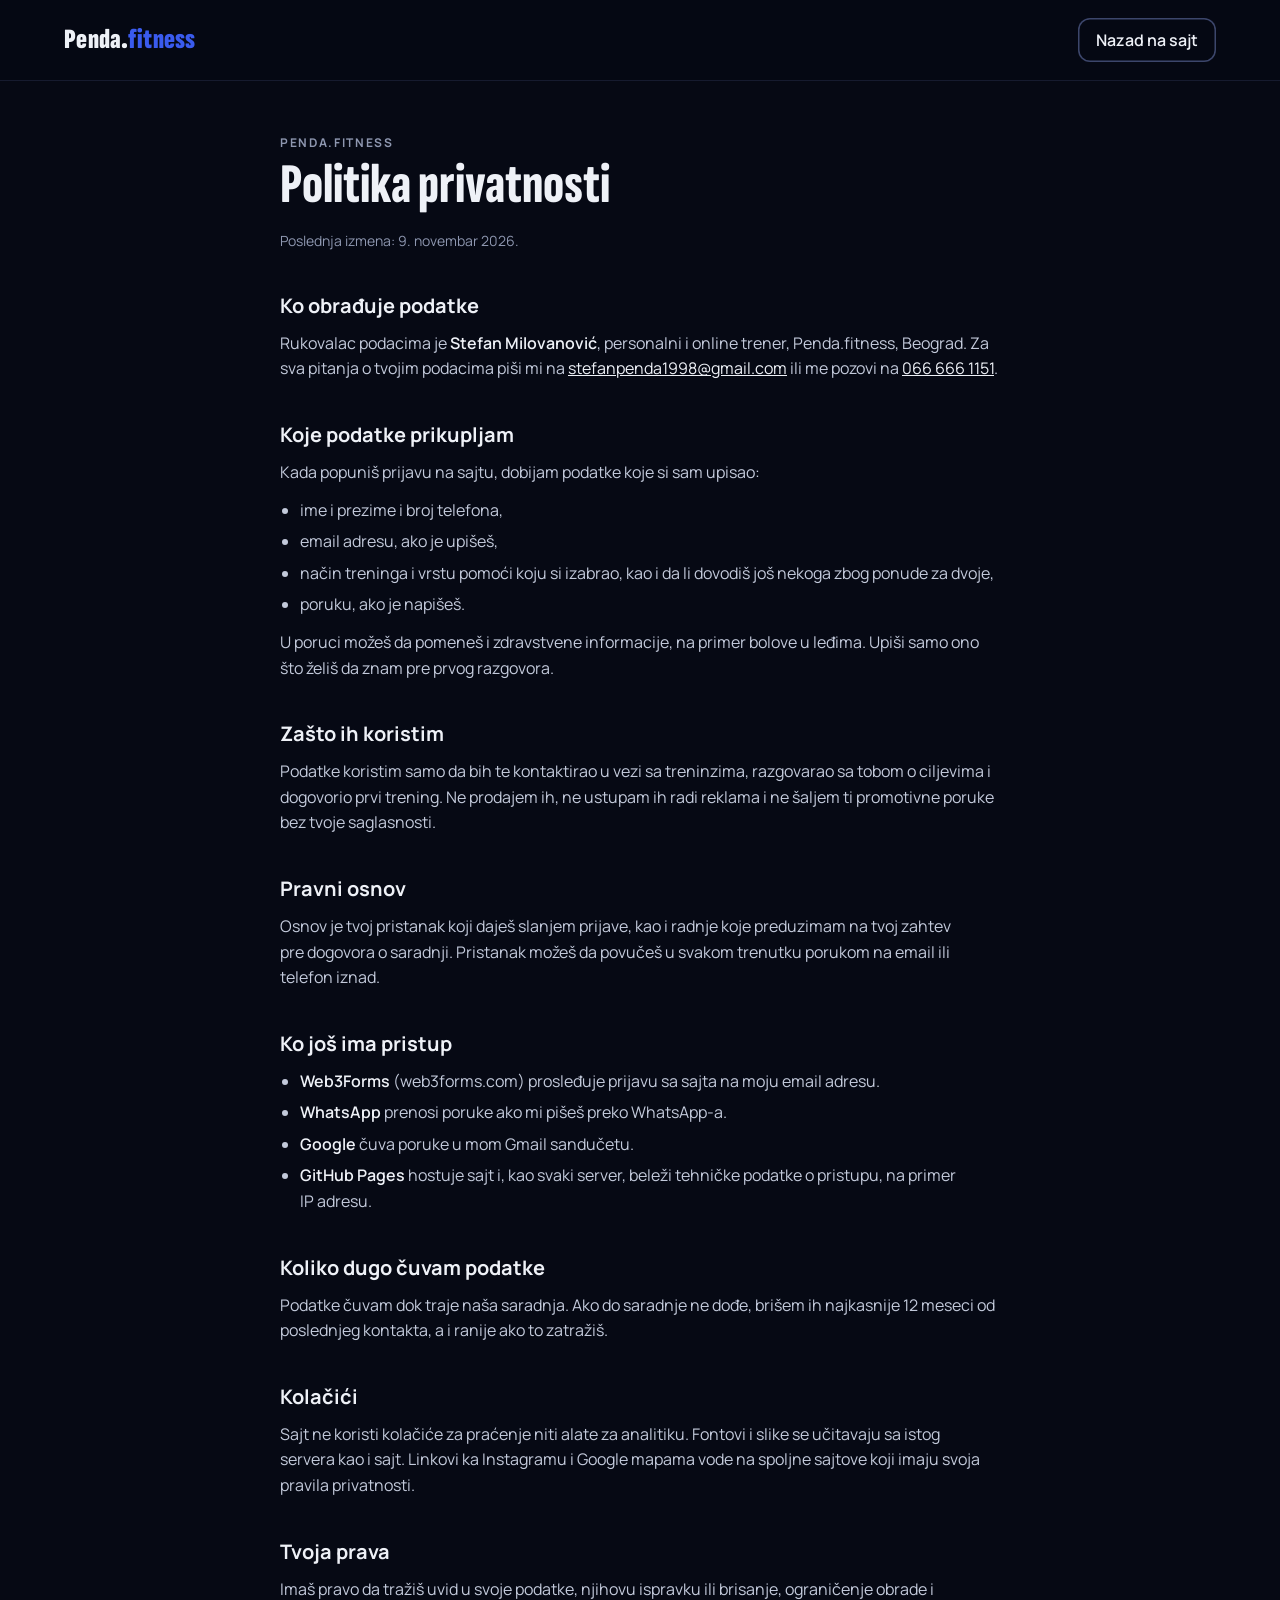
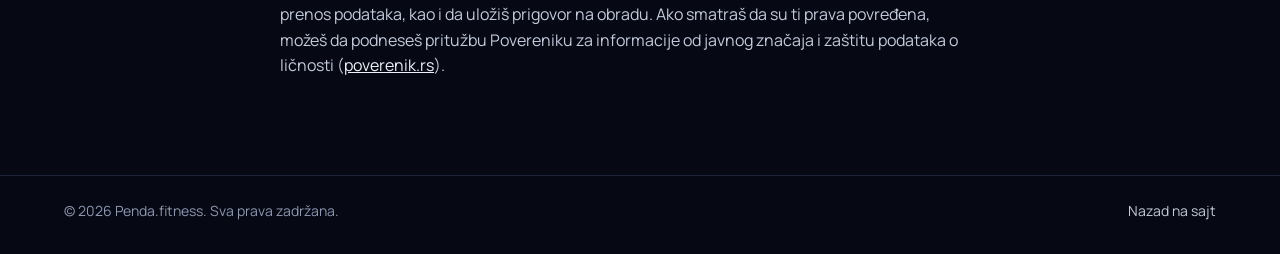
<file: politika-privatnosti.html>
<!doctype html>
<html lang="sr-Latn">
<head>
<meta charset="utf-8">
<meta name="viewport" content="width=device-width, initial-scale=1, viewport-fit=cover">
<title>Politika privatnosti | Penda.fitness</title>
<meta name="description" content="Kako Penda.fitness, Stefan Milovanović, prikuplja i koristi podatke iz prijave za trening i koja su tvoja prava.">
<link rel="canonical" href="https://www.pendafitness.com/politika-privatnosti.html">
<meta name="theme-color" content="#060914">
<meta name="robots" content="index, follow, max-image-preview:large">
<meta property="og:type" content="website">
<meta property="og:locale" content="sr_RS">
<meta property="og:site_name" content="Penda.fitness">
<meta property="og:title" content="Politika privatnosti | Penda.fitness">
<meta property="og:description" content="Kako Penda.fitness, Stefan Milovanović, prikuplja i koristi podatke iz prijave za trening i koja su tvoja prava.">
<meta property="og:url" content="https://www.pendafitness.com/politika-privatnosti.html">
<meta property="og:image" content="https://www.pendafitness.com/assets/img/og.jpg">
<meta property="og:image:width" content="1200">
<meta property="og:image:height" content="630">
<meta property="og:image:alt" content="Penda.fitness, personalni treninzi u Beogradu sa Stefanom Milovanovićem">
<meta name="twitter:card" content="summary_large_image">
<link rel="icon" href="favicon.ico" sizes="32x32">
<link rel="icon" href="favicon.svg" type="image/svg+xml">
<link rel="apple-touch-icon" href="apple-touch-icon.png">
<link rel="preload" href="assets/fonts/sofia.woff2" as="font" type="font/woff2" crossorigin>
<link rel="preload" href="assets/fonts/manrope.woff2" as="font" type="font/woff2" crossorigin>
<link rel="stylesheet" href="assets/css/style.css?v=20261111">
</head>
<body class="js">
<header class="hdr is-solid">
  <div class="wrap hdr__in hdr__in--2">
    <a class="logo" href="./">Penda.<span>fitness</span></a>
    <a class="btn btn--ghost hdr__back" href="./">Nazad na sajt</a>
  </div>
</header>
<main class="legal" id="sadrzaj">
  <article class="legal__in">
    <span class="eyebrow">Penda.fitness</span>
    <h1>Politika privatnosti</h1>
    <p class="meta">Poslednja izmena: 9. novembar 2026.</p>

    <h2>Ko obrađuje podatke</h2>
    <p>Rukovalac podacima je <strong>Stefan Milovanović</strong>, personalni i online trener, Penda.fitness, Beograd. Za sva pitanja o tvojim podacima piši mi na <a href="mailto:stefanpenda1998@gmail.com">stefanpenda1998@gmail.com</a> ili me pozovi na <a href="tel:+381666661151">066 666 1151</a>.</p>

    <h2>Koje podatke prikupljam</h2>
    <p>Kada popuniš prijavu na sajtu, dobijam podatke koje si sam upisao:</p>
    <ul>
      <li>ime i prezime i broj telefona,</li>
      <li>email adresu, ako je upišeš,</li>
      <li>način treninga i vrstu pomoći koju si izabrao, kao i da li dovodiš još nekoga zbog ponude za dvoje,</li>
      <li>poruku, ako je napišeš.</li>
    </ul>
    <p>U poruci možeš da pomeneš i zdravstvene informacije, na primer bolove u leđima. Upiši samo ono što želiš da znam pre prvog razgovora.</p>

    <h2>Zašto ih koristim</h2>
    <p>Podatke koristim samo da bih te kontaktirao u vezi sa treninzima, razgovarao sa tobom o ciljevima i dogovorio prvi trening. Ne prodajem ih, ne ustupam ih radi reklama i ne šaljem ti promotivne poruke bez tvoje saglasnosti.</p>

    <h2>Pravni osnov</h2>
    <p>Osnov je tvoj pristanak koji daješ slanjem prijave, kao i radnje koje preduzimam na tvoj zahtev pre dogovora o saradnji. Pristanak možeš da povučeš u svakom trenutku porukom na email ili telefon iznad.</p>

    <h2>Ko još ima pristup</h2>
    <ul>
      <li><strong>Web3Forms</strong> (web3forms.com) prosleđuje prijavu sa sajta na moju email adresu.</li>
      <li><strong>WhatsApp</strong> prenosi poruke ako mi pišeš preko WhatsApp-a.</li>
      <li><strong>Google</strong> čuva poruke u mom Gmail sandučetu.</li>
      <li><strong>GitHub Pages</strong> hostuje sajt i, kao svaki server, beleži tehničke podatke o pristupu, na primer IP adresu.</li>
    </ul>

    <h2>Koliko dugo čuvam podatke</h2>
    <p>Podatke čuvam dok traje naša saradnja. Ako do saradnje ne dođe, brišem ih najkasnije 12 meseci od poslednjeg kontakta, a i ranije ako to zatražiš.</p>

    <h2>Kolačići</h2>
    <p>Sajt ne koristi kolačiće za praćenje niti alate za analitiku. Fontovi i slike se učitavaju sa istog servera kao i sajt. Linkovi ka Instagramu i Google mapama vode na spoljne sajtove koji imaju svoja pravila privatnosti.</p>

    <h2>Tvoja prava</h2>
    <p>Imaš pravo da tražiš uvid u svoje podatke, njihovu ispravku ili brisanje, ograničenje obrade i prenos podataka, kao i da uložiš prigovor na obradu. Ako smatraš da su ti prava povređena, možeš da podneseš pritužbu Povereniku za informacije od javnog značaja i zaštitu podataka o ličnosti (<a href="https://www.poverenik.rs" target="_blank" rel="noopener">poverenik.rs</a>).</p>
  </article>
</main>
<footer class="legal-foot"><div class="wrap"><span>© 2026 Penda.fitness. Sva prava zadržana.</span><a href="./">Nazad na sajt</a></div></footer>
</body>
</html>
</file>
<file: assets/css/style.css>
/* Penda.fitness · Stefan Milovanović, personalni trener */

@font-face{font-family:'Manrope';src:url(../fonts/manrope.woff2) format('woff2');font-weight:400 800;font-style:normal;font-display:swap}
@font-face{font-family:'Sofia Sans Extra Condensed';src:url(../fonts/sofia.woff2) format('woff2');font-weight:700 900;font-style:normal;font-display:swap}
@font-face{font-family:'Sofia Sans Extra Condensed';src:url(../fonts/sofia-italic.woff2) format('woff2');font-weight:700 900;font-style:italic;font-display:swap}

:root{
  --ponoc:#060914;--dubina:#0F1E4A;--plava:#3A5BEE;--odsjaj:#8FA6F0;--kreda:#EEF1F7;--tekst:#C3CADB;--siva:#8E97B0;--grafit:#141A2E;
  --linija:rgba(143,166,240,.16);
  --fs:'Sofia Sans Extra Condensed','Arial Narrow',sans-serif;
  --fm:'Manrope','Segoe UI',Arial,sans-serif;
  --m:20px;--sec:96px;--hdr:64px;
  --h2:clamp(36px, calc(36px + (100vw - 640px) * .0357), 56px);
  --wrap:min(1224px, 100% - 2 * var(--m));
}
@media (min-width:640px){:root{--m:40px}}
@media (min-width:1024px){:root{--m:64px;--sec:120px;--hdr:80px}}

*,*::before,*::after{box-sizing:border-box}
html{-webkit-text-size-adjust:100%;text-size-adjust:100%;scroll-behavior:smooth;color-scheme:dark;background:var(--ponoc)}
body{margin:0;background:var(--ponoc);color:var(--kreda);font-family:var(--fm);font-size:16px;line-height:1.6;-webkit-font-smoothing:antialiased;-moz-osx-font-smoothing:grayscale;overflow-x:clip}
body.menu-open{overflow:hidden}
img,svg{display:block;max-width:100%}
a{color:inherit}
button{font:inherit;color:inherit}
p{margin:0}
h1,h2,h3{margin:0}
ul,ol{margin:0;padding:0;list-style:none}
legend{padding:0}
address{font-style:normal}
:focus-visible{outline:2px solid var(--odsjaj);outline-offset:3px}
::selection{background:var(--plava);color:var(--kreda)}
[hidden]{display:none!important}
.sr-only{position:absolute!important;width:1px;height:1px;padding:0;margin:-1px;overflow:hidden;clip:rect(0,0,0,0);white-space:nowrap;border:0}
.skip{position:fixed;left:16px;top:-80px;z-index:100;padding:12px 16px;border-radius:12px;background:var(--plava);color:var(--kreda);font-weight:600;text-decoration:none;transition:top .2s}
.skip:focus{top:16px}

.wrap{width:var(--wrap);margin-inline:auto}
.sec{position:relative;padding-block:var(--sec);overflow:hidden}
.eyebrow{display:block;font-weight:700;font-size:12px;line-height:1.2;letter-spacing:.14em;text-transform:uppercase;color:var(--siva)}
.h2{font-family:var(--fs);font-weight:800;font-size:var(--h2);line-height:1;color:var(--kreda);text-wrap:balance}
.h2 .blue{color:var(--plava)}
.head{display:flex;flex-direction:column;gap:8px}
.head--center{align-items:center;text-align:center}
.lead{margin-top:16px;color:var(--tekst);text-wrap:pretty}
.br-d{display:none}
@media (min-width:1024px){.br-d{display:inline}.br-m{display:none}}

/* buttons */
.btn{display:inline-flex;align-items:center;justify-content:center;gap:10px;height:48px;padding:0 24px;border:0;border-radius:12px;font-weight:600;font-size:16px;line-height:1;text-decoration:none;white-space:nowrap;cursor:pointer;transition:transform .2s ease,box-shadow .2s ease,background-color .2s ease}
.btn svg{flex:0 0 auto}
.btn--primary{background:var(--plava);color:var(--kreda)}
.btn--primary:hover{transform:translateY(-1px);box-shadow:0 10px 28px rgba(58,91,238,.38)}
.btn--outline{background:transparent;color:var(--kreda);box-shadow:inset 0 0 0 1.5px var(--plava)}
.btn--outline:hover{background:rgba(58,91,238,.14)}
.btn--ghost{background:transparent;color:var(--kreda);box-shadow:inset 0 0 0 1.5px rgba(143,166,240,.4)}
.btn--ghost:hover{background:rgba(143,166,240,.1)}
.btn--light{background:var(--kreda);color:var(--grafit)}
.btn--light:hover{transform:translateY(-1px);box-shadow:0 10px 28px rgba(6,9,20,.35)}
.btn--block{width:100%}
@media (min-width:640px){.btn--w2{width:184px;padding:0}}

/* ===================== header ===================== */
.hdr{position:fixed;inset:0 0 auto;z-index:60;height:var(--hdr);transition:transform .35s ease,background-color .3s ease,box-shadow .3s ease}
.hdr.is-solid,.menu-open .hdr{background:rgba(6,9,20,.88);-webkit-backdrop-filter:blur(14px);backdrop-filter:blur(14px);box-shadow:0 1px 0 rgba(143,166,240,.12)}
.hdr.is-hidden{transform:translateY(-100%)}
.hdr__in{height:100%;display:grid;grid-template-columns:minmax(0,1fr) auto;align-items:center;gap:24px}
.logo{font-family:var(--fs);font-weight:900;font-size:26px;line-height:1;letter-spacing:.01em;color:var(--kreda);text-decoration:none;white-space:nowrap;justify-self:start}
.logo span{color:var(--plava)}
.hdr__nav,.hdr__cta{display:none}
.hdr__nav a{color:var(--tekst);text-decoration:none;font-weight:500;transition:color .2s}
.hdr__nav a:hover{color:var(--kreda)}
.burger{justify-self:end;width:44px;height:44px;margin-right:-10px;border:0;padding:0;background:transparent;color:var(--kreda);display:flex;align-items:center;justify-content:center;cursor:pointer}
.burger .x{display:none}
.menu-open .burger .x{display:block}
.menu-open .burger .bars{display:none}
@media (min-width:1024px){
  .hdr__in{grid-template-columns:minmax(0,1fr) auto minmax(0,1fr)}
  .logo{font-size:28px}
  .hdr__nav{display:flex;gap:clamp(20px, 2.2vw, 32px)}
  .hdr__cta{display:inline-flex;justify-self:end;width:184px;height:44px;padding:0}
  .burger{display:none}
}
.menu{position:fixed;inset:0;z-index:55;background:var(--ponoc);padding:calc(var(--hdr) + 16px) var(--m) 32px;display:flex;flex-direction:column;overflow-y:auto;opacity:0;visibility:hidden;transition:opacity .25s ease,visibility .25s}
.menu.is-open{opacity:1;visibility:visible}
.menu__nav a{display:block;padding:8px 0;font-family:var(--fs);font-weight:800;font-size:40px;line-height:1.1;color:var(--kreda);text-decoration:none}
.menu__nav a:hover{color:var(--odsjaj)}
.menu__foot{margin-top:auto;padding-top:32px;display:flex;flex-direction:column;gap:20px}
.menu__contact{display:flex;flex-direction:column;gap:10px}
.menu__contact a{display:inline-flex;align-items:center;gap:10px;color:var(--tekst);text-decoration:none;font-weight:600}
.menu__contact svg{color:var(--odsjaj)}
@media (min-width:1024px){.menu{display:none}}

/* ===================== hero ===================== */
.hero{position:relative;overflow:hidden;background:var(--ponoc);padding-top:calc(var(--hdr) + 24px)}
.hero__glow{position:absolute;inset:0;pointer-events:none;background:radial-gradient(260px 300px at 55% 78%, rgba(58,91,238,.34) 0%, rgba(58,91,238,0) 70%)}
.hero__grid{position:relative;display:flex;flex-direction:column}
.hero h1 .eyebrow{margin-bottom:8px;font-family:var(--fm)}
.hero h1{margin-top:0;font-family:var(--fs);font-weight:900;font-size:clamp(44px, 12.5vw, 64px);line-height:.92;text-transform:uppercase;text-wrap:balance}
.hero__p{margin-top:16px;max-width:496px;color:var(--tekst);text-wrap:pretty}
.hero__actions{margin-top:28px;display:flex;flex-direction:column;gap:12px}
.hero__actions .btn--primary{padding:0 20px}
/* glavno dugme: na telefonu WhatsApp, na tabletu i računaru forma */
.hero__cta--wa{display:none}
@media (hover:none) and (pointer:coarse) and (max-width:767px),(hover:none) and (pointer:coarse) and (max-height:500px){.hero__actions .hero__cta--wa{display:inline-flex}.hero__actions .hero__cta--form{display:none}}
.proof{margin-top:24px;display:grid;grid-template-columns:repeat(3,minmax(0,1fr));gap:8px;font-weight:600;line-height:1.35;text-align:center}
.proof li{display:flex;flex-direction:column;align-items:center;gap:8px}
.proof svg{color:var(--odsjaj)}
.proof .sep{display:none}
.hero__media{position:relative;margin:24px auto 0;width:100%;max-width:400px;aspect-ratio:2/3}
.hero__media img{position:absolute;inset:0;width:100%;height:100%;object-fit:contain;object-position:50% 100%}
.hero__media::after{content:"";position:absolute;left:-40px;right:-40px;bottom:-1px;height:120px;background:linear-gradient(180deg,rgba(6,9,20,0),var(--ponoc))}
@media (min-width:520px){
  .hero__actions{flex-direction:row}
  .hero__actions .btn{flex:0 0 auto;min-width:184px}
}
@media (min-width:768px){
  .hero{padding-top:var(--hdr)}
  .hero__glow{background:radial-gradient(340px 420px at 78% 60%, rgba(58,91,238,.34) 0%, rgba(58,91,238,0) 70%)}
  .hero__grid{display:grid;grid-template-columns:minmax(0,1.35fr) minmax(0,1fr);gap:24px;align-items:end;min-height:560px}
  .hero__copy{align-self:center;padding-block:48px}
  .hero h1{font-size:clamp(48px, 7vw, 64px)}
  .proof{display:flex;flex-wrap:wrap;gap:12px 20px;text-align:left}
  .proof li{flex-direction:row}
  .hero__media{margin:0;max-width:none;align-self:end}
}
@media (min-width:1024px){
  .hero{padding-top:0;height:100svh;min-height:600px;max-height:1100px}
  .hero__glow{background:radial-gradient(460px 560px at 78.75% 55%, rgba(58,91,238,.34) 0%, rgba(58,91,238,0) 70%)}
  .hero__grid{height:100%;min-height:0;grid-template-columns:repeat(12,minmax(0,1fr));gap:0 24px}
  .hero__copy{grid-column:1 / span 7;grid-row:1;position:relative;z-index:1;padding:var(--hdr) 0 0}
  .hero h1{font-size:clamp(56px, min(6.67vw, 11.5vh), 96px);line-height:.9}
  .hero__p{max-width:424px}
  .hero__actions{margin-top:clamp(28px, 5vh, 40px);gap:24px}
  .proof{margin-top:clamp(28px, 6vh, 48px);flex-wrap:nowrap;gap:20px;white-space:nowrap}
  .proof li{gap:8px}
  .proof .sep{display:block;width:1px;height:20px;background:rgba(143,166,240,.35);align-self:center}
  .hero__media{grid-column:8 / span 5;grid-row:1;height:calc(100% - 56px);aspect-ratio:auto}
  .hero__media::after{left:-80px;right:-100vw;height:140px}
}
@media (min-width:1200px) and (max-width:1279px){.proof{flex-wrap:wrap;white-space:normal;gap:12px 20px}.proof .sep{display:none}}
@media (min-width:1280px){.proof{width:max-content}}
@media (min-width:1024px) and (max-width:1199px){
  .hero__copy{grid-column:1 / span 8}
  .hero__media{grid-column:8 / span 5;margin-right:-40px}
  .proof{flex-wrap:wrap;white-space:normal;gap:12px 20px}
  .proof .sep{display:none}
}

/* ===================== problem (petlja) ===================== */
.problem{background:radial-gradient(760px 340px at 50% 74%, rgba(58,91,238,.16) 0%, rgba(58,91,238,0) 70%), var(--ponoc)}
.problem .lead{max-width:496px}
.problem__ask{margin-top:48px;font-weight:600}
.loop{position:relative;margin-top:24px}
.loop__svg{position:absolute;inset:0;width:100%;height:100%;overflow:visible;pointer-events:none}
@keyframes pendaFlow{to{stroke-dashoffset:-48}}
.loop__list{position:relative;display:flex;flex-direction:column;gap:24px;padding-left:76px}
.loop__item{position:relative}
.loop__num{position:absolute;left:-44px;top:50%;width:32px;height:32px;margin-top:-16px;border-radius:50%;background:var(--ponoc);box-shadow:inset 0 0 0 1.5px var(--plava);display:flex;align-items:center;justify-content:center;font-family:var(--fs);font-weight:800;font-size:14px;font-variant-numeric:tabular-nums;z-index:1}
.loop__card{min-height:148px;padding:18px;border-radius:16px;background:var(--dubina);box-shadow:inset 0 0 0 1px rgba(143,166,240,.14);display:flex;gap:14px;align-items:center;font-weight:500}
.loop__ic{flex:0 0 36px;width:36px;height:36px;border-radius:10px;background:rgba(143,166,240,.12);color:var(--odsjaj);display:flex;align-items:center;justify-content:center}
.loop__ic svg{width:20px;height:20px}
.loop__item--hot .loop__num{background:var(--plava);box-shadow:none}
.loop__item--hot .loop__card{background:var(--plava);box-shadow:none}
.loop__item--hot .loop__ic{background:rgba(238,241,247,.16);color:var(--kreda)}
.loop__again{position:absolute;left:10px;width:28px;height:28px;margin-top:-14px;border-radius:50%;background:var(--plava);box-shadow:0 0 0 4px var(--ponoc);color:var(--kreda);display:flex;align-items:center;justify-content:center;z-index:1}
.loop__again svg{width:14px;height:14px}
@media (min-width:640px){.loop{max-width:640px}}
@media (min-width:1024px){
  .problem .head,.problem .lead,.problem__ask{margin-inline:auto;text-align:center}
  .problem .head{align-items:center}
  .problem__ask{margin-top:48px}
  .loop{max-width:none;margin-top:32px;padding:72px 0 64px}
  .loop__list{display:grid;grid-template-columns:repeat(4,minmax(0,1fr));gap:24px;padding:0}
  .loop__num{left:50%;top:-72px;width:40px;height:40px;margin:0 0 0 -20px;font-size:18px}
  .loop__card{height:100%;min-height:216px;padding:28px;flex-direction:column;align-items:flex-start;justify-content:space-between;gap:24px}
  .loop__ic{flex:0 0 44px;width:44px;height:44px;border-radius:12px}
  .loop__ic svg{width:24px;height:24px}
  .loop__again{left:50%;top:auto;bottom:-6px;width:44px;height:44px;margin:0 0 0 -22px;box-shadow:0 0 0 6px var(--ponoc)}
  .loop__again svg{width:20px;height:20px}
}

/* ===================== rešenje (uspon) ===================== */
.resenje{background:radial-gradient(300px 260px at 88% 52%, rgba(58,91,238,.18) 0%, rgba(58,91,238,0) 70%), var(--ponoc)}
.resenje__top{display:grid;gap:16px}
.resenje__top p{color:var(--tekst);max-width:600px;text-wrap:pretty}
.rs{margin-top:40px}
.statement{font-family:var(--fs);font-weight:800;font-size:clamp(28px, 2.4vw, 32px);line-height:1.05;text-wrap:balance}
.mini{margin-top:32px;width:100%;max-width:560px}
.mini svg{width:100%;height:auto;overflow:visible}
.flow{animation:pendaFlow 1.6s linear infinite}
.rsteps{margin-top:32px;display:grid;gap:24px}
.rstep{display:flex;gap:16px;align-items:flex-start}
.rstep__ic{flex:0 0 44px;width:44px;height:44px;border-radius:50%;background:var(--dubina);box-shadow:inset 0 0 0 1.5px var(--plava);color:var(--odsjaj);display:flex;align-items:center;justify-content:center}
.rstep__ic svg{width:20px;height:20px}
.rstep h3{font-weight:700;font-size:18px;line-height:1.3;padding-top:10px}
.rstep p{margin-top:4px;color:var(--tekst);text-wrap:pretty}
.path{display:none}
@media (min-width:768px) and (max-width:1199px){.rsteps{grid-template-columns:repeat(3,minmax(0,1fr))}.rstep{flex-direction:column;gap:12px}.rstep h3{padding-top:0}}
@media (min-width:1024px){.resenje{background:radial-gradient(560px 380px at 90% 54%, rgba(58,91,238,.18) 0%, rgba(58,91,238,0) 70%), var(--ponoc)}}
@media (min-width:1200px){
  .resenje__top{grid-template-columns:repeat(12,minmax(0,1fr));gap:24px;align-items:end}
  .resenje__top .head{grid-column:1 / span 8}
  .resenje__top p{grid-column:9 / span 4}
  .rs{position:relative;margin-top:96px;height:424px}
  .statement{position:absolute;left:68%;right:0;bottom:8px}
  .mini{display:none}
  .rsteps{position:absolute;inset:0;margin:0;display:block;z-index:1}
  .rstep{position:absolute;flex-direction:column-reverse;gap:16px}
  .rstep__ic{flex:0 0 48px;width:48px;height:48px;box-shadow:inset 0 0 0 1.5px var(--plava),0 0 0 6px var(--ponoc)}
  .rstep__ic svg{width:22px;height:22px}
  .rstep h3{font-size:20px;padding-top:0}
  .rstep--1{left:11.76%;bottom:40px;width:calc(21.25% - 24px)}
  .rstep--2{left:35.62%;bottom:160px;width:calc(31.37% - 24px)}
  .rstep--3{left:69.61%;bottom:280px;width:calc(30.39% - 72px)}
  .path{display:block;position:absolute;inset:0}
  .path__svg{position:absolute;inset:0;width:100%;height:100%;overflow:visible}
  .path__node--end{position:absolute;right:0;top:96px;width:48px;height:48px;border-radius:50%;background:var(--plava);color:var(--kreda);box-shadow:0 0 0 6px var(--ponoc),0 0 32px rgba(58,91,238,.55);display:flex;align-items:center;justify-content:center;z-index:1}
}

/* ===================== proces (kadar po kadar) ===================== */
/* telefon i tablet: kartice koje se prevlače; desktop: sekcija se zaustavlja i koraci se smenjuju na skrol */
.proces{position:relative;padding-block:var(--sec);background:radial-gradient(320px 360px at 30% 62%, rgba(58,91,238,.16) 0%, rgba(58,91,238,0) 70%), var(--ponoc)}
.proces__frame{display:none}
.proces__list{margin:32px calc(-1 * var(--m)) 0;padding-inline:var(--m);scroll-padding-inline:var(--m);display:flex;gap:16px;overflow-x:auto;scroll-snap-type:x mandatory;scrollbar-width:none}
.proces__list::-webkit-scrollbar{display:none}
.proces__list::after{content:"";flex:0 0 4px}
.proces__item{position:relative;flex:0 0 min(300px, 80vw);min-width:0;scroll-snap-align:start}
.proces__img{position:relative;aspect-ratio:300/320;border-radius:16px;overflow:hidden;background:var(--dubina)}
.proces__img img{position:absolute;inset:0;width:100%;height:100%;object-fit:cover}
.proces__img::after{content:"";position:absolute;inset:0;border-radius:inherit;box-shadow:inset 0 0 0 1px rgba(143,166,240,.16);pointer-events:none}
.proces__n{display:none;width:36px;height:36px;border-radius:50%;background:var(--plava);align-items:center;justify-content:center;font-family:var(--fs);font-weight:800;font-size:16px;line-height:1;font-variant-numeric:tabular-nums;color:var(--kreda)}
.proces__item h3{margin-top:20px;font-weight:700;font-size:18px;line-height:1.3}
.proces__more p{padding-top:8px;color:var(--tekst);text-wrap:pretty}
.proces__dots{margin-top:24px;display:flex;justify-content:center;gap:8px}
.proces__dots span{width:6px;height:6px;border-radius:3px;background:rgba(238,241,247,.24);transition:width .25s ease,background-color .25s ease}
.proces__dots span.on{width:24px;background:var(--plava)}
@media (min-width:640px){.proces__item{flex-basis:320px}}
@media (min-width:1024px){
  .proces{padding-block:0;background:var(--ponoc)}
  .proces__track{position:relative;height:calc(100svh + 165svh)}
  .proces__stage{position:sticky;top:0;height:100svh;min-height:560px;padding-top:calc(var(--hdr) + 40px);overflow:hidden;background:radial-gradient(560px 480px at 80% 56%, rgba(58,91,238,.2) 0%, rgba(58,91,238,0) 70%)}
  .proces__grid{position:relative;display:grid;grid-template-columns:repeat(12,minmax(0,1fr));gap:0 24px;align-items:start}
  .proces__copy{grid-column:1 / span 6;padding-right:24px}
  .proces__img,.proces__dots{display:none}
  .proces__list{margin:40px 0 0;padding:0;display:block;overflow:visible}
  .proces__list::after{display:none}
  .proces__item{display:grid;grid-template-columns:48px minmax(0,1fr);column-gap:24px;padding-bottom:20px;cursor:pointer}
  .proces__item:last-child{padding-bottom:0}
  .proces__item::before,.proces__item::after{content:"";position:absolute;left:23px;top:24px;bottom:-24px;width:2px;z-index:-1}
  .proces__item:last-child::before,.proces__item:last-child::after{display:none}
  .proces__item::before{background:rgba(143,166,240,.18)}
  .proces__item::after{background:var(--plava);transform-origin:top;transform:scaleY(var(--f,0))}
  .proces__n{position:relative;display:flex;width:48px;height:48px;font-size:18px;background:var(--ponoc);box-shadow:inset 0 0 0 1.5px rgba(143,166,240,.35),0 0 0 6px var(--ponoc);color:var(--siva);transition:background-color .35s ease,box-shadow .35s ease,color .35s ease}
  .proces__item.is-past .proces__n{box-shadow:inset 0 0 0 1.5px var(--plava),0 0 0 6px var(--ponoc);color:var(--kreda)}
  .proces__item.is-on .proces__n{background:var(--plava);box-shadow:0 0 0 6px var(--ponoc),0 0 28px rgba(58,91,238,.55);color:var(--kreda)}
  .proces__item h3{margin:0;padding-top:12px;font-size:20px;color:var(--siva);transition:color .35s ease}
  .proces__item.is-on h3,.proces__item.is-past h3{color:var(--kreda)}
  .proces__more{display:grid;grid-template-rows:0fr;transition:grid-template-rows .55s cubic-bezier(.2,.7,.2,1)}
  .proces__more > p{min-height:0;overflow:hidden;opacity:0;transition:opacity .35s ease}
  .proces__item.is-on .proces__more{grid-template-rows:1fr}
  .proces__item.is-on .proces__more > p{opacity:1;transition-delay:.15s}
  .proces__frame{display:block;grid-column:7 / span 6;position:relative;height:min(560px, calc(100svh - 160px));border-radius:20px;overflow:hidden;background:var(--dubina);isolation:isolate}
  .proces__shot{position:absolute;inset:0;width:100%;height:100%;object-fit:cover;clip-path:inset(calc(var(--r,1) * 100%) 0 0 0);transform:scale(calc(1 + var(--r,1) * .08))}
  .proces__shot:first-child{clip-path:none;transform:none}
  .proces__frame::after{content:"";position:absolute;inset:0;z-index:5;border-radius:inherit;box-shadow:inset 0 0 0 1px rgba(143,166,240,.16);background:linear-gradient(180deg, rgba(6,9,20,0) 62%, rgba(6,9,20,.4) 100%);pointer-events:none}
}
.reduce .proces__more,.reduce .proces__more > p,.reduce .proces__n,.reduce .proces__item h3{transition:none}

/* ===================== transformacije ===================== */
.trans{background:radial-gradient(900px 360px at 50% 64%, rgba(58,91,238,.14) 0%, rgba(58,91,238,0) 70%), var(--ponoc);text-align:center}
.trans .lead{max-width:496px;margin-inline:auto}
.marquee{position:relative;margin-top:40px;height:260px;overflow:hidden;user-select:none;-webkit-user-select:none;touch-action:pan-y;cursor:grab}
.marquee.is-drag{cursor:grabbing}
.track{position:absolute;left:0;top:0;display:flex;gap:16px;width:max-content;will-change:transform}
.pair{flex:0 0 auto;display:flex;gap:4px;border-radius:16px;overflow:hidden}
.ph{position:relative;width:195px;height:260px;background:linear-gradient(170deg,var(--dubina) 0%,var(--ponoc) 100%);display:flex;align-items:center;justify-content:center;color:rgba(143,166,240,.5)}
.ph--after{background:radial-gradient(70% 60% at 48% 22%, rgba(58,91,238,.42) 0%, rgba(58,91,238,0) 70%),linear-gradient(170deg,var(--dubina) 0%,var(--ponoc) 100%)}
.tag{position:absolute;left:10px;bottom:10px;padding:6px 10px;border-radius:999px;text-transform:uppercase;background:rgba(238,241,247,.14);font-weight:700;font-size:12px;line-height:1;letter-spacing:.14em;color:var(--kreda)}
.ph--after .tag{background:var(--plava)}
.dragc{position:absolute;left:0;top:0;width:80px;height:80px;pointer-events:none;z-index:2;opacity:0;transition:opacity .2s ease}
.dragc__in{width:80px;height:80px;border-radius:50%;background:var(--plava);box-shadow:0 10px 24px rgba(6,9,20,.4);display:flex;align-items:center;justify-content:center;gap:2px;color:var(--kreda);font-weight:600;font-size:14px;line-height:1;transition:transform .15s ease}
.trans .btn{margin-top:40px;width:100%}
@media (min-width:640px){.trans .btn{width:184px;padding:0}}
@media (min-width:1024px){
  .trans{--trh:clamp(300px, calc(100svh - 420px), 380px)}
  .marquee{margin-top:64px;height:var(--trh)}
  .track{gap:24px}
  .ph{width:calc(var(--trh) * .736);height:var(--trh)}
  .tag{left:12px;bottom:12px}
  .trans .btn{margin-top:64px}
}
@media (hover:hover) and (pointer:fine){.marquee{cursor:none}.marquee.is-drag{cursor:none}}

/* ===================== iskustva ===================== */
.iskustva{background:radial-gradient(260px 360px at 50% 66%, rgba(58,91,238,.14) 0%, rgba(58,91,238,0) 70%), var(--ponoc);overflow:visible}
.iskustva .head,.iskustva .lead{text-align:center}
.iskustva .lead{max-width:600px;margin-inline:auto}
.pin{position:relative;margin-top:40px}
.pin__sticky{position:sticky;top:96px;height:max(360px, calc(100svh - 192px))}
.zone{position:absolute;inset:0;overflow:hidden;display:grid;grid-template-columns:repeat(var(--cols,2),minmax(0,1fr));column-gap:12px}
.col{position:relative;min-width:0}
.col__in{display:flex;flex-direction:column;gap:12px;will-change:transform}
.mask{position:absolute;left:0;right:0;height:96px;pointer-events:none;z-index:2}
.mask--t{top:0;background:linear-gradient(180deg,var(--ponoc),rgba(6,9,20,0))}
.mask--b{bottom:0;background:linear-gradient(0deg,var(--ponoc),rgba(6,9,20,0))}
.shot{position:relative;display:block;width:100%;container-type:inline-size;padding:0;border:0;border-radius:14px;overflow:hidden;background:var(--dubina);box-shadow:inset 0 0 0 1px rgba(143,166,240,.16);cursor:zoom-in;text-align:left;opacity:0;transform:translateY(28px) scale(.97);transition:opacity .5s ease,transform .65s cubic-bezier(.2,.7,.2,1)}
.shot.is-in{opacity:1;transform:none}
.shot::after{content:"";position:absolute;inset:0;z-index:1;border-radius:inherit;box-shadow:inset 0 0 0 1px rgba(143,166,240,.16);pointer-events:none}
.shot--video{cursor:pointer}
.shot--video::after{background:linear-gradient(180deg,rgba(6,9,20,0) 45%,rgba(6,9,20,.6) 100%)}
.shot__play{position:absolute;left:50%;top:50%;z-index:2;width:56px;height:56px;margin:-28px 0 0 -28px;border-radius:50%;background:var(--plava);color:var(--kreda);display:flex;align-items:center;justify-content:center;box-shadow:0 10px 28px rgba(6,9,20,.45);transition:transform .2s ease}
.shot__play svg{margin-left:3px}
.shot--video:hover .shot__play{transform:scale(1.08)}
.shot .tag{z-index:2}
.no-js .shot,.reduce .shot{opacity:1;transform:none}
@media (min-width:640px){.zone{--cols:3;column-gap:20px}.col__in{gap:20px}}
@media (min-width:1024px){
  .iskustva{background:radial-gradient(900px 420px at 50% 70%, rgba(58,91,238,.14) 0%, rgba(58,91,238,0) 70%), var(--ponoc)}
  .pin{margin-top:64px}
  .pin__sticky{top:120px;height:max(390px, calc(100svh - 240px))}
  .zone{--cols:4;column-gap:24px}
  .col__in{gap:24px}
  .mask{height:120px}
  .shot{border-radius:16px}
  .shot__play{width:64px;height:64px;margin:-32px 0 0 -32px}
}
@media (prefers-reduced-motion:reduce){.shot{transition:none}}
.lb{position:fixed;inset:0;z-index:80;background:rgba(6,9,20,.9);display:flex;align-items:center;justify-content:center;padding:24px;opacity:0;visibility:hidden;transition:opacity .25s ease,visibility .25s}
.lb.is-open{opacity:1;visibility:visible}
.lb__box{position:relative;width:min(420px, 100%);aspect-ratio:9/16;max-height:calc(100svh - 96px)}
.lb__box .shot{position:absolute;inset:0;height:100%;opacity:1;transform:none;cursor:default}
.lb__video{position:absolute;inset:0;width:100%;height:100%;border-radius:16px;background:#000;object-fit:contain}
.lb__x{position:absolute;top:-20px;right:-20px;width:44px;height:44px;border:0;border-radius:50%;background:var(--kreda);color:var(--grafit);display:flex;align-items:center;justify-content:center;cursor:pointer;z-index:2}

/* ===================== upoznaj stefana ===================== */
.stefan__grid{display:flex;flex-direction:column}
.stefan__copy{display:contents}
.stefan .head{order:1}.figure{order:2}.stefan__text{order:3}.stats{order:4}
.figure{position:relative;width:100%;max-width:440px;margin:32px auto 0;aspect-ratio:344/440;container-type:inline-size}
.figure__name{position:absolute;left:50%;top:15.9%;transform:translateX(-50%);font-family:var(--fs);font-weight:900;font-size:43.6cqw;line-height:.8;letter-spacing:.01em;color:var(--dubina);white-space:nowrap;pointer-events:none;user-select:none}
.figure__glow{position:absolute;left:50%;top:42%;width:110%;height:90%;transform:translate(-50%,-50%);background:radial-gradient(closest-side,rgba(58,91,238,.32),rgba(58,91,238,0));pointer-events:none}
.figure img{position:absolute;left:7.06%;top:-7.39%;width:91.5%;height:107.39%;object-fit:contain}
.figure::after{content:"";position:absolute;left:-40px;right:-40px;bottom:-1px;height:27%;background:linear-gradient(180deg,rgba(6,9,20,0),var(--ponoc));pointer-events:none}
.stefan__text{margin-top:8px;display:flex;flex-direction:column;gap:16px}
.stefan__text p{color:var(--tekst);text-wrap:pretty}
.stefan__text .hi{color:var(--kreda);font-weight:600}
.stats{margin-top:32px;display:flex;align-items:stretch;gap:32px}
.stats>div{display:flex;flex-direction:column;gap:8px}
.stats b{font-family:var(--fs);font-weight:800;font-size:56px;line-height:.9;font-variant-numeric:tabular-nums}
.stats b span{color:var(--plava)}
.stats>div>span{color:var(--tekst)}
.stats i{align-self:stretch;width:1px;background:rgba(143,166,240,.2)}
@media (min-width:1024px){
  .stefan__grid{display:grid;grid-template-columns:repeat(12,minmax(0,1fr));column-gap:24px;align-items:center}
  .stefan__copy{display:block;grid-column:1 / span 5;grid-row:1;position:relative;z-index:1}
  .stefan__text{margin-top:24px}
  .stefan__text p{max-width:456px}
  .stats{margin-top:40px;gap:40px}
  .stats b{font-size:72px}
  .figure{grid-column:7 / span 6;grid-row:1;margin:0;max-width:none;aspect-ratio:600/700}
  .figure__name{top:17.14%;font-size:40cqw}
  .figure img{left:10.85%;top:-7.39%;width:83.47%;height:107.39%}
  .figure::after{height:23%}
}
@media (min-width:1024px) and (max-width:1199px){.stats{gap:32px}}

/* ===================== ponuda za dvoje ===================== */
.ponuda{background:var(--plava);padding-bottom:var(--sec)}
.ponuda__img{position:relative;height:340px}
.ponuda__photo{position:absolute;inset:0;width:100%;height:100%;object-fit:cover;object-position:58% 30%}
.sticker{position:absolute;right:var(--m);bottom:-48px;width:112px;height:112px;border-radius:50%;background:var(--kreda);transform:rotate(-10deg);box-shadow:0 16px 40px rgba(6,9,20,.45);display:flex;align-items:center;justify-content:center;z-index:1}
.sticker b{font-family:var(--fs);font-weight:900;font-size:48px;line-height:.85;color:var(--plava)}
.ponuda__copy{padding:72px var(--m) 0}
.ponuda__copy .eyebrow,.ponuda__copy p{color:var(--kreda)}
.ponuda .h2{font-size:min(var(--h2), 4.3vw)}
@media (max-width:1023px){.ponuda .h2{font-size:var(--h2)}}
.ponuda__copy .p1{margin-top:16px}
.ponuda__copy .p2{margin-top:16px;font-weight:700;font-size:20px;line-height:1.4}
.ponuda__copy .p2 strong{font-weight:800}
.ponuda__copy .p3{margin-top:16px}
.ponuda__copy .btn{margin-top:32px;width:100%}
@media (min-width:640px){
  .ponuda__img{height:420px}
  .ponuda__copy .btn{width:184px;padding:0}
  .ponuda__in{max-width:560px}
}
@media (min-width:1024px){
  .ponuda{display:grid;grid-template-columns:1fr 1fr;padding:0;background:linear-gradient(90deg,var(--ponoc) 50%,var(--plava) 50%)}
  .ponuda__img{height:auto;min-height:100%}
  .ponuda__img::after{content:"";position:absolute;inset:0;background:linear-gradient(90deg,rgba(6,9,20,0) 55%,rgba(6,9,20,.35) 100%)}
  .sticker{right:auto;left:100%;bottom:auto;top:50%;width:clamp(160px, 13.3vw, 192px);height:clamp(160px, 13.3vw, 192px);margin:calc(clamp(160px, 13.3vw, 192px) / -2) 0 0 calc(clamp(160px, 13.3vw, 192px) / -2)}
  .sticker b{font-size:clamp(66px, 5.6vw, 80px)}
  .ponuda__copy{max-width:none;padding:var(--sec) var(--m) var(--sec) clamp(96px, 8vw, 116px)}
  .ponuda__in{max-width:496px}
  .ponuda__copy .p1{margin-top:24px;max-width:392px}
  .ponuda__copy .p2{max-width:456px}
  .ponuda__copy .btn{margin-top:40px}
}

/* ===================== faq ===================== */
.faq{background:radial-gradient(300px 300px at 50% 52%, rgba(58,91,238,.16) 0%, rgba(58,91,238,0) 70%), var(--ponoc)}
.faq__grid{display:flex;flex-direction:column}
.faq__side{display:contents}
.faq .head{order:1}.chat{order:2}.chips{order:3}
.chat{margin-top:32px;height:420px;border-radius:24px;background:var(--dubina);box-shadow:inset 0 0 0 1px var(--linija),0 30px 80px rgba(58,91,238,.18);display:flex;flex-direction:column;overflow:hidden}
.chat__hd{display:flex;align-items:center;gap:12px;padding:16px 18px;border-bottom:1px solid rgba(143,166,240,.14)}
.av{flex:0 0 auto;border-radius:50%;background:var(--dubina);overflow:hidden;box-shadow:0 0 0 2px var(--dubina),0 0 0 3.5px var(--plava)}
.av img{display:block;width:100%;height:100%;border-radius:50%;object-fit:cover}
.chat__hd .av{width:40px;height:40px}
.chat__who{display:flex;flex-direction:column;gap:2px}
.chat__who b{font-weight:700;line-height:1.3}
.chat__who small{font-weight:600;font-size:12px;line-height:1.2;letter-spacing:.08em;text-transform:uppercase;color:var(--odsjaj)}
.chat__body{flex:1 1 auto;padding:18px;display:flex;flex-direction:column;justify-content:flex-end;overflow:hidden}
.qa{display:flex;flex-direction:column;gap:12px}
.qa__q{align-self:flex-end;max-width:88%;padding:12px 16px;border-radius:18px 18px 4px 18px;background:var(--plava);font-weight:600;line-height:1.5;animation:pfIn .35s ease both}
.qa__row{display:flex;align-items:flex-end;gap:10px}
.qa__row .av{width:32px;height:32px}
.qa__col{display:flex;flex-direction:column;max-width:88%}
.typing{align-self:flex-start;padding:12px 16px;border-radius:18px 18px 18px 4px;background:rgba(238,241,247,.08);overflow:hidden;animation:pfHide .9s ease forwards}
.typing i{display:inline-block;width:6px;height:6px;margin:0 2px;border-radius:50%;background:var(--odsjaj);animation:pfDot 1s infinite}
.typing i:nth-child(2){animation-delay:.15s}.typing i:nth-child(3){animation-delay:.3s}
.qa__a{padding:12px 16px;border-radius:18px 18px 18px 4px;background:rgba(238,241,247,.08);color:var(--tekst);animation:pfIn .4s ease .85s both}
.qa__a a{color:var(--kreda)}
@keyframes pfIn{from{opacity:0;transform:translateY(10px)}to{opacity:1;transform:none}}
@keyframes pfHide{0%,85%{opacity:1;max-height:60px}100%{opacity:0;max-height:0;margin:0;padding-block:0}}
@keyframes pfDot{0%,80%,100%{opacity:.25}40%{opacity:1}}
@media (prefers-reduced-motion:reduce){.qa__q,.qa__a{animation:none}.typing{display:none}}
.chips{margin:16px calc(var(--m) * -1) 0;padding-inline:var(--m);scroll-padding-inline:var(--m);display:flex;align-items:stretch;gap:8px;overflow-x:auto;scroll-snap-type:x mandatory;scrollbar-width:none}
.chips::after{content:"";flex:0 0 4px}
.chips::-webkit-scrollbar{display:none}
.chip{flex:0 0 auto;width:min(248px, 66vw);padding:12px 16px;border:0;border-radius:16px;scroll-snap-align:start;background:transparent;color:var(--tekst);box-shadow:inset 0 0 0 1px rgba(143,166,240,.28);font-weight:600;line-height:1.4;text-align:left;white-space:normal;cursor:pointer;transition:background-color .2s,color .2s,box-shadow .2s}
.chip:hover{color:var(--kreda);box-shadow:inset 0 0 0 1px rgba(143,166,240,.5)}
.chip[aria-pressed="true"]{background:var(--plava);color:var(--kreda);box-shadow:none}
.chips__hint{order:4;margin-top:16px;display:flex;align-items:center;justify-content:space-between;gap:16px}
.chips__dots{display:flex;gap:6px}
.chips__dots i{width:6px;height:6px;border-radius:3px;background:rgba(238,241,247,.24);transition:width .25s ease,background-color .25s ease}
.chips__dots i.on{width:20px;background:var(--plava)}
.chips__swipe{display:inline-flex;align-items:center;gap:6px;font-weight:700;font-size:12px;line-height:1;letter-spacing:.14em;text-transform:uppercase;color:var(--odsjaj)}
@keyframes faqNudge{0%,100%{transform:none}50%{transform:translateX(4px)}}
@media (min-width:640px){.chat{height:480px}.chat__body{padding:24px}}
@media (min-width:1024px){
  .faq{background:radial-gradient(640px 520px at 76% 55%, rgba(58,91,238,.16) 0%, rgba(58,91,238,0) 70%), var(--ponoc)}
  .faq__grid{display:grid;grid-template-columns:repeat(12,minmax(0,1fr));column-gap:24px;align-items:center}
  .faq__side{display:block;grid-column:1 / span 5;grid-row:1}
  .chat{grid-column:7 / span 6;grid-row:1;margin:0;height:560px}
  .chat__hd{padding:20px 24px}
  .chat__body{padding:28px 24px}
  .qa__q,.qa__col{max-width:84%}
  .chips{margin:40px 0 0;padding:0;flex-direction:column;gap:8px;overflow:visible;scroll-snap-type:none}
  .chips::after,.chips__hint{display:none}
  .chip{width:auto;padding:14px 18px;border-radius:14px;white-space:normal;scroll-snap-align:none}
}

/* ===================== prijava ===================== */
.prijava{position:relative;background:var(--ponoc);overflow:hidden}
.map{position:relative;height:440px;overflow:hidden;background:#0A1124}
.map__canvas{position:absolute;left:0;top:0;width:1400px;height:1400px}
.map__svg,.map__canvas iframe{position:absolute;inset:0;width:100%;height:100%;border:0}
.map__frame{position:absolute;border:0;pointer-events:none;filter:invert(.92) hue-rotate(180deg) saturate(.35) brightness(.78) contrast(1.08);opacity:0;transition:opacity .6s ease}
.map__frame.is-ready{opacity:1}
.map__tint{position:absolute;inset:0;background:#1B2C66;mix-blend-mode:color;pointer-events:none}
.map__fade{position:absolute;inset:0;pointer-events:none;background:linear-gradient(180deg,rgba(6,9,20,.35) 0%,rgba(6,9,20,0) 22%,rgba(6,9,20,0) 52%,var(--ponoc) 92%)}
.pinm{position:absolute;left:var(--px);top:var(--py);width:0;height:0;z-index:2}
.pinm__pulse{position:absolute;left:-30px;top:-30px;width:60px;height:60px;border-radius:50%;background:rgba(58,91,238,.5);animation:pfPulse 2.4s ease-out infinite}
.pinm__pulse+.pinm__pulse{animation-delay:1.2s}
.pinm__pin{position:absolute;left:-22px;top:-54px;filter:drop-shadow(0 10px 18px rgba(58,91,238,.55))}
.pinm__card{position:absolute;left:34px;top:-52px;display:flex;align-items:center;gap:12px;padding:12px 16px 12px 12px;border-radius:16px;background:rgba(6,9,20,.82);-webkit-backdrop-filter:blur(10px);backdrop-filter:blur(10px);box-shadow:inset 0 0 0 1px rgba(143,166,240,.22),0 16px 40px rgba(6,9,20,.5);color:var(--kreda);text-decoration:none;white-space:nowrap;font-weight:700;line-height:1.3;transition:box-shadow .2s}
.pinm__card:hover{box-shadow:inset 0 0 0 1px rgba(143,166,240,.5),0 16px 40px rgba(6,9,20,.5)}
.pinm__ic{flex:0 0 36px;width:36px;height:36px;border-radius:10px;background:var(--plava);display:flex;align-items:center;justify-content:center}
.pinm__ext{display:flex;color:var(--odsjaj)}
@keyframes pfPulse{0%{transform:scale(.4);opacity:.7}100%{transform:scale(2.4);opacity:0}}
@media (prefers-reduced-motion:reduce){.pinm__pulse{animation:none;opacity:0}}
.prijava__left{position:relative;z-index:2}
.prijava__head{margin-top:calc(-22.4px - 2 * var(--h2))}
.prijava__head .eyebrow{color:var(--tekst)}
.prijava__head .h2 .soft{color:var(--odsjaj)}
.prijava__body{padding-bottom:var(--sec)}
.prijava__intro p{color:var(--tekst);text-wrap:pretty}
.prijava__intro p+p{margin-top:12px}
.prijava__intro p:first-child{margin-top:16px}
.formcard{margin-top:32px;padding:20px;border-radius:24px;background:var(--dubina);box-shadow:inset 0 0 0 1px rgba(143,166,240,.18)}
.f-row{display:grid;gap:16px}
.f-row+.f-row{margin-top:14px}
.f-block{margin-top:18px}
.fld{display:block;min-width:0}
.fld__l,.f-legend{display:block;margin-bottom:6px;font-weight:600;line-height:1.4;color:var(--kreda)}
.fld__l small,.f-legend small{font-size:16px;font-weight:400;color:var(--siva)}
.fld input,.fld textarea{width:100%;height:52px;padding:0 16px;border:0;border-radius:12px;background:rgba(6,9,20,.45);box-shadow:inset 0 0 0 1px rgba(143,166,240,.26);color:var(--kreda);font:inherit;font-size:16px;line-height:1.5;transition:box-shadow .2s}
.fld input{height:48px}
.fld textarea{height:auto;min-height:48px;max-height:160px;padding:11px 16px;resize:none;display:block;overflow-y:auto;field-sizing:content}
.fld input::placeholder,.fld textarea::placeholder{color:var(--siva);opacity:1}
.fld input:focus,.fld textarea:focus{outline:none;box-shadow:inset 0 0 0 1.5px var(--plava)}
.fld input[aria-invalid="true"]{box-shadow:inset 0 0 0 1.5px #F07A8A}
.fld__err{display:block;margin-top:6px;font-size:14px;color:#F7A7B2}
fieldset{margin:0;padding:0;border:0;min-width:0}
.f-legend{margin-bottom:10px}
.f-hint{display:inline;margin-left:6px;font-size:14px;font-weight:400;line-height:1.5;color:var(--siva)}
.opts{display:flex;flex-wrap:wrap;gap:8px}
.seg{display:grid;grid-template-columns:repeat(2,minmax(0,1fr));gap:8px}
.tile{position:relative;display:flex;align-items:center;gap:12px;padding:14px 16px;border-radius:12px;background:rgba(238,241,247,.04);box-shadow:inset 0 0 0 1px rgba(143,166,240,.22);font-weight:600;line-height:1.35;cursor:pointer;transition:background-color .2s,box-shadow .2s}
.tile:hover{box-shadow:inset 0 0 0 1px rgba(143,166,240,.45)}
.tile input{position:absolute;opacity:0;width:1px;height:1px;pointer-events:none}
.tile--chip{padding:10px 14px 10px 12px;gap:10px}
.tile--seg{height:48px;padding:0 14px;gap:10px}
.tile--chip .box,.tile--seg .box{flex-basis:20px;width:20px;height:20px}
.box{flex:0 0 22px;width:22px;height:22px;border-radius:6px;box-shadow:inset 0 0 0 1.5px rgba(143,166,240,.5);display:flex;align-items:center;justify-content:center;color:transparent;transition:background-color .2s,color .2s,box-shadow .2s}
.tile:has(input:checked){background:rgba(58,91,238,.16);box-shadow:inset 0 0 0 1.5px var(--plava)}
.tile input:checked+.box{background:var(--plava);box-shadow:none;color:var(--kreda)}
.tile input:focus-visible+.box{outline:2px solid var(--odsjaj);outline-offset:3px}
.tile--duo{align-items:flex-start;background:rgba(58,91,238,.08);box-shadow:inset 0 0 0 1px rgba(58,91,238,.6);padding:12px 14px}
.tile--duo .box{box-shadow:inset 0 0 0 1.5px var(--plava)}
.tile--duo:has(input:checked){background:rgba(58,91,238,.24)}
.duo__txt{min-width:0;display:flex;flex-direction:column;align-items:flex-start;gap:6px}
.chip15{flex:0 0 auto;text-transform:uppercase;padding:6px 10px;border-radius:999px;background:var(--plava);color:var(--kreda);font-weight:700;font-size:12px;line-height:1;letter-spacing:.08em;white-space:nowrap}
.f-send{margin-top:22px}
.f-submit{width:100%;height:48px}
.f-submit[disabled]{opacity:.7;cursor:progress;transform:none;box-shadow:none}
.f-note{margin-top:12px;font-size:14px;line-height:1.5;color:var(--siva)}
.f-error{margin-top:16px;padding:12px 14px;border-radius:12px;background:rgba(240,122,138,.12);box-shadow:inset 0 0 0 1px rgba(240,122,138,.4);font-size:14px;line-height:1.5;color:#F7C3CA}
.f-error a{color:var(--kreda)}
.done{min-height:420px;display:flex;flex-direction:column;justify-content:center;gap:16px}
.done__ic{width:64px;height:64px;border-radius:50%;background:var(--plava);display:flex;align-items:center;justify-content:center}
.done h3{font-family:var(--fs);font-weight:800;font-size:40px;line-height:1}
.done p{max-width:392px;color:var(--tekst)}
.done button{align-self:flex-start;margin-top:8px;padding:0;border:0;background:transparent;color:var(--odsjaj);font-weight:600;text-decoration:underline;text-underline-offset:3px;cursor:pointer}
.hp{position:absolute!important;left:-9999px!important;width:1px;height:1px;overflow:hidden}
@media (min-width:640px){
  .map{height:480px}
  .f-row--2{grid-template-columns:repeat(2,minmax(0,1fr));gap:12px}
  .formcard{padding:32px}
  .f-send{display:flex;align-items:center;gap:20px}
  .f-send .f-submit{flex:0 0 184px;width:184px}
  .f-send .f-note{margin:0;flex:1 1 auto}
  .tile--duo{align-items:center}
  .duo__txt{flex:1 1 auto;flex-direction:row;flex-wrap:wrap;align-items:center;justify-content:space-between;gap:6px 12px}
  .prijava__intro{max-width:640px}
}
@media (min-width:1024px){
  .prijava{padding-block:var(--sec)}
  .map{position:absolute;left:0;top:0;bottom:0;height:auto;width:calc((100% - var(--wrap)) / 2 + (var(--wrap) - 264px) / 12 * 5 + 116px)}
  .map__fade{background:linear-gradient(180deg,rgba(6,9,20,.3) 0%,rgba(6,9,20,0) 16%,rgba(6,9,20,0) 46%,rgba(6,9,20,.96) 84%),linear-gradient(90deg,rgba(6,9,20,0) 70%,rgba(6,9,20,.45) 100%)}
  .map::after{content:"";position:absolute;right:0;top:0;bottom:0;width:4px;background:var(--plava)}
  .prijava__layout{display:grid;grid-template-columns:repeat(12,minmax(0,1fr));column-gap:24px}
  .prijava__left{grid-column:1 / span 5;position:relative;z-index:2;display:flex;flex-direction:column;justify-content:flex-end;pointer-events:none}
  .prijava__left > *{pointer-events:auto}
  .prijava__head{margin-top:0}
  .prijava__intro p{max-width:456px}
  .prijava__body{grid-column:7 / span 6;padding:0}
  .formcard{margin:0;padding:0;background:transparent;box-shadow:none;max-width:none}
}

/* ===================== footer ===================== */
.foot{background:var(--ponoc)}
.foot__panel{position:relative;overflow:hidden;padding:96px 0 32px;border-radius:32px 32px 0 0;background:var(--dubina)}
.topo{position:absolute;left:50%;top:0;width:1600px;height:900px;transform:translateX(-50%);pointer-events:none}
.foot__brand{position:relative;display:flex;flex-direction:column;align-items:center;text-align:center}
.foot__logo{font-family:var(--fs);font-weight:900;font-size:56px;line-height:1;letter-spacing:.01em;color:var(--kreda);text-decoration:none}
.foot__logo span{color:var(--plava)}
.foot__tag{margin-top:14px;font-family:var(--fs);font-style:italic;font-weight:800;font-size:24px;line-height:1.1;color:var(--odsjaj)}
.foot__btns{margin-top:28px;width:100%;display:flex;flex-direction:column;gap:12px}
.foot__cols{position:relative;margin-top:56px;display:grid;gap:40px}
.lab{display:block;margin-bottom:20px;font-weight:700;font-size:12px;line-height:1.2;letter-spacing:.14em;text-transform:uppercase;color:var(--siva)}
.flist{display:flex;flex-direction:column;align-items:flex-start;gap:12px}
.flist--2{display:grid;grid-template-columns:repeat(2,minmax(0,1fr));gap:12px 16px}
.flink{display:inline-flex;align-items:center;gap:10px;color:var(--tekst);text-decoration:none;font-weight:500;line-height:1.4;transition:color .2s}
.flink:hover{color:var(--kreda)}
.flink--s{color:var(--kreda);font-weight:600}
.flink svg{color:var(--odsjaj)}
.floc{display:inline-flex;align-items:flex-start;gap:10px;color:var(--tekst);text-decoration:none;line-height:1.5;transition:color .2s}
.floc:hover{color:var(--kreda)}
.floc svg{margin-top:2px;color:var(--odsjaj)}
.floc b{display:block;font-weight:600;color:var(--kreda)}
.fgrp{margin-top:40px}
.foot__bar{position:relative;margin-top:48px;padding-top:24px;border-top:1px solid var(--linija);display:flex;flex-direction:column;gap:16px;font-size:14px}
.foot__bar small{font-size:14px;line-height:1.5;color:var(--siva)}
.foot__bar-r{display:flex;align-items:center;justify-content:space-between;gap:16px}
.foot__bar a{color:var(--tekst);text-decoration:none;font-weight:500;white-space:nowrap;transition:color .2s}
.foot__bar a:hover{color:var(--kreda)}
.credit b{font-weight:700;color:var(--kreda)}
@media (max-width:639px){.foot__bar-r{flex-direction:column;align-items:flex-start;gap:12px}}
@media (min-width:640px){
  .foot__btns{flex-direction:row;justify-content:center;width:auto}
  .foot__btns .btn{width:184px;padding:0}
  .foot__cols{grid-template-columns:repeat(2,minmax(0,1fr));column-gap:24px}
  .foot__logo{font-size:72px}
  .foot__tag{font-size:28px}
}
@media (min-width:1024px){
  .foot__panel{padding:120px 0 40px;border-radius:40px 40px 0 0}
  .foot__logo{font-size:88px}
  .foot__tag{margin-top:16px;font-size:32px}
  .foot__btns{margin-top:40px;gap:16px}
  .foot__cols{margin-top:96px;grid-template-columns:repeat(12,minmax(0,1fr));column-gap:24px}
  .fc-1{grid-column:1 / span 3}
  .fc-2{grid-column:5 / span 3}
  .fc-3{grid-column:10 / span 3}
  .foot__bar{margin-top:72px;flex-direction:row;align-items:center;justify-content:space-between;gap:24px}
  .foot__bar-r{gap:32px}
}

/* bez JavaScript-a ili uz smanjen pokret: zid poruka je običan raspored */
.no-js .pin,.reduce .pin{height:auto!important}
.no-js .pin__sticky,.reduce .pin__sticky{position:static;height:auto}
.no-js .zone,.reduce .zone{position:static;overflow:visible}
.no-js .mask,.reduce .mask{display:none}
.no-js .shot{opacity:1;transform:none}
.no-js .menu{display:none}

@media (min-width:1024px) and (max-width:1279px){
  .fc-1{grid-column:1 / span 4}.fc-2{grid-column:5 / span 4}.fc-3{grid-column:9 / span 4}
  .flist--2{grid-template-columns:1fr}
}

/* prave fotografije umesto privremenih polja (transformacije i iskustva) */
.ph img,.shot img{position:absolute;inset:0;width:100%;height:100%;object-fit:cover}
.ph .tag{z-index:1}

/* pravne stranice */
.hdr__back{justify-self:end;height:44px;padding:0 18px}
.legal{padding:calc(var(--hdr) + 56px) 0 96px}
.legal__in{width:min(720px, 100% - 2 * var(--m));margin-inline:auto}
.legal h1{margin-top:8px;font-family:var(--fs);font-weight:800;font-size:var(--h2);line-height:1;text-wrap:balance}
.legal .meta{margin-top:16px;font-size:14px;color:var(--siva)}
.legal h2{margin-top:40px;font-weight:700;font-size:20px;line-height:1.3}
.legal p,.legal li{color:var(--tekst);text-wrap:pretty}
.legal p{margin-top:12px}
.legal ul{margin-top:12px;padding-left:20px;list-style:disc}
.legal li+li{margin-top:6px}
.legal a{color:var(--kreda)}
.legal strong{color:var(--kreda);font-weight:600}
.legal-foot{border-top:1px solid var(--linija);padding:24px 0 32px}
.legal-foot .wrap{display:flex;flex-wrap:wrap;justify-content:space-between;gap:12px;font-size:14px;color:var(--siva)}
.legal-foot a{color:var(--tekst);text-decoration:none}
.legal-foot a:hover{color:var(--kreda)}
.hdr__in--2{grid-template-columns:minmax(0,1fr) auto!important}
@media (max-width:359px){.loop__again{left:-8px}.loop__list{padding-left:60px}.loop__num{left:-46px}.loop__ic{display:none}.loop__card{padding:16px}}
@media (min-width:1024px){
  .hero__glow{display:none}
  .hero__media::before{content:"";position:absolute;left:calc(50% + 50px);top:51.6%;width:920px;height:1120px;transform:translate(-50%,-50%);background:radial-gradient(closest-side,rgba(58,91,238,.34),rgba(58,91,238,0));pointer-events:none}
}

/* ===================== animacije: jedan sistem za ceo sajt ===================== */
/* hero ima jednu izraženu animaciju (Stefan izlazi iz mraka), sekcije imaju jedan stil pojavljivanja
   (samo uvod: eyebrow, naslov, uvodni tekst), interaktivni elementi imaju suptilan hover.
   Tekst se nikad ne čeka, a sve je isključeno kad posetilac traži smanjeno kretanje. */
:root{--ease:cubic-bezier(.2,.7,.2,1)}
@media (prefers-reduced-motion:no-preference){
  .hero__media img{animation:heroRise 1.3s var(--ease) .1s both}
  .hero__glow{animation:heroGlow 1.6s var(--ease) both}
  .rv{opacity:0;transform:translateY(20px);transition:opacity .6s var(--ease),transform .6s var(--ease)}
  .rv.is-in{opacity:1;transform:none}
  .done:not([hidden]) .done__ic{animation:doneIc .5s var(--ease) both}
  .done:not([hidden]) .done__ic path{stroke-dasharray:30;stroke-dashoffset:30;animation:doneCheck .45s ease .3s forwards}
  .done:not([hidden]) h3,.done:not([hidden]) p,.done:not([hidden]) button{animation:revealUp .5s var(--ease) .2s both}
  .chips__hint.is-in .chips__swipe svg{animation:faqNudge 1.4s ease-in-out .4s 3}
}
@keyframes heroRise{from{opacity:.3;filter:brightness(.35);transform:translateY(18px) scale(.985)}to{opacity:1;filter:none;transform:none}}
@keyframes heroGlow{from{opacity:0;transform:scale(.85)}to{opacity:1;transform:none}}
@keyframes doneIc{from{opacity:0;transform:scale(.6)}to{opacity:1;transform:none}}
@keyframes doneCheck{to{stroke-dashoffset:0}}
@keyframes revealUp{from{opacity:0;transform:translateY(12px)}to{opacity:1;transform:none}}
/* hover gde je nedostajao: poruke u zidu i koraci procesa na desktopu */
.shot::after{transition:box-shadow .2s ease}
.shot:hover::after{box-shadow:inset 0 0 0 1.5px rgba(143,166,240,.5)}
@media (min-width:1024px){
  .proces__item:not(.is-on):hover h3{color:var(--tekst)}
  .proces__item:not(.is-on):hover .proces__n{box-shadow:inset 0 0 0 1.5px var(--odsjaj),0 0 0 6px var(--ponoc)}
}
</file>
